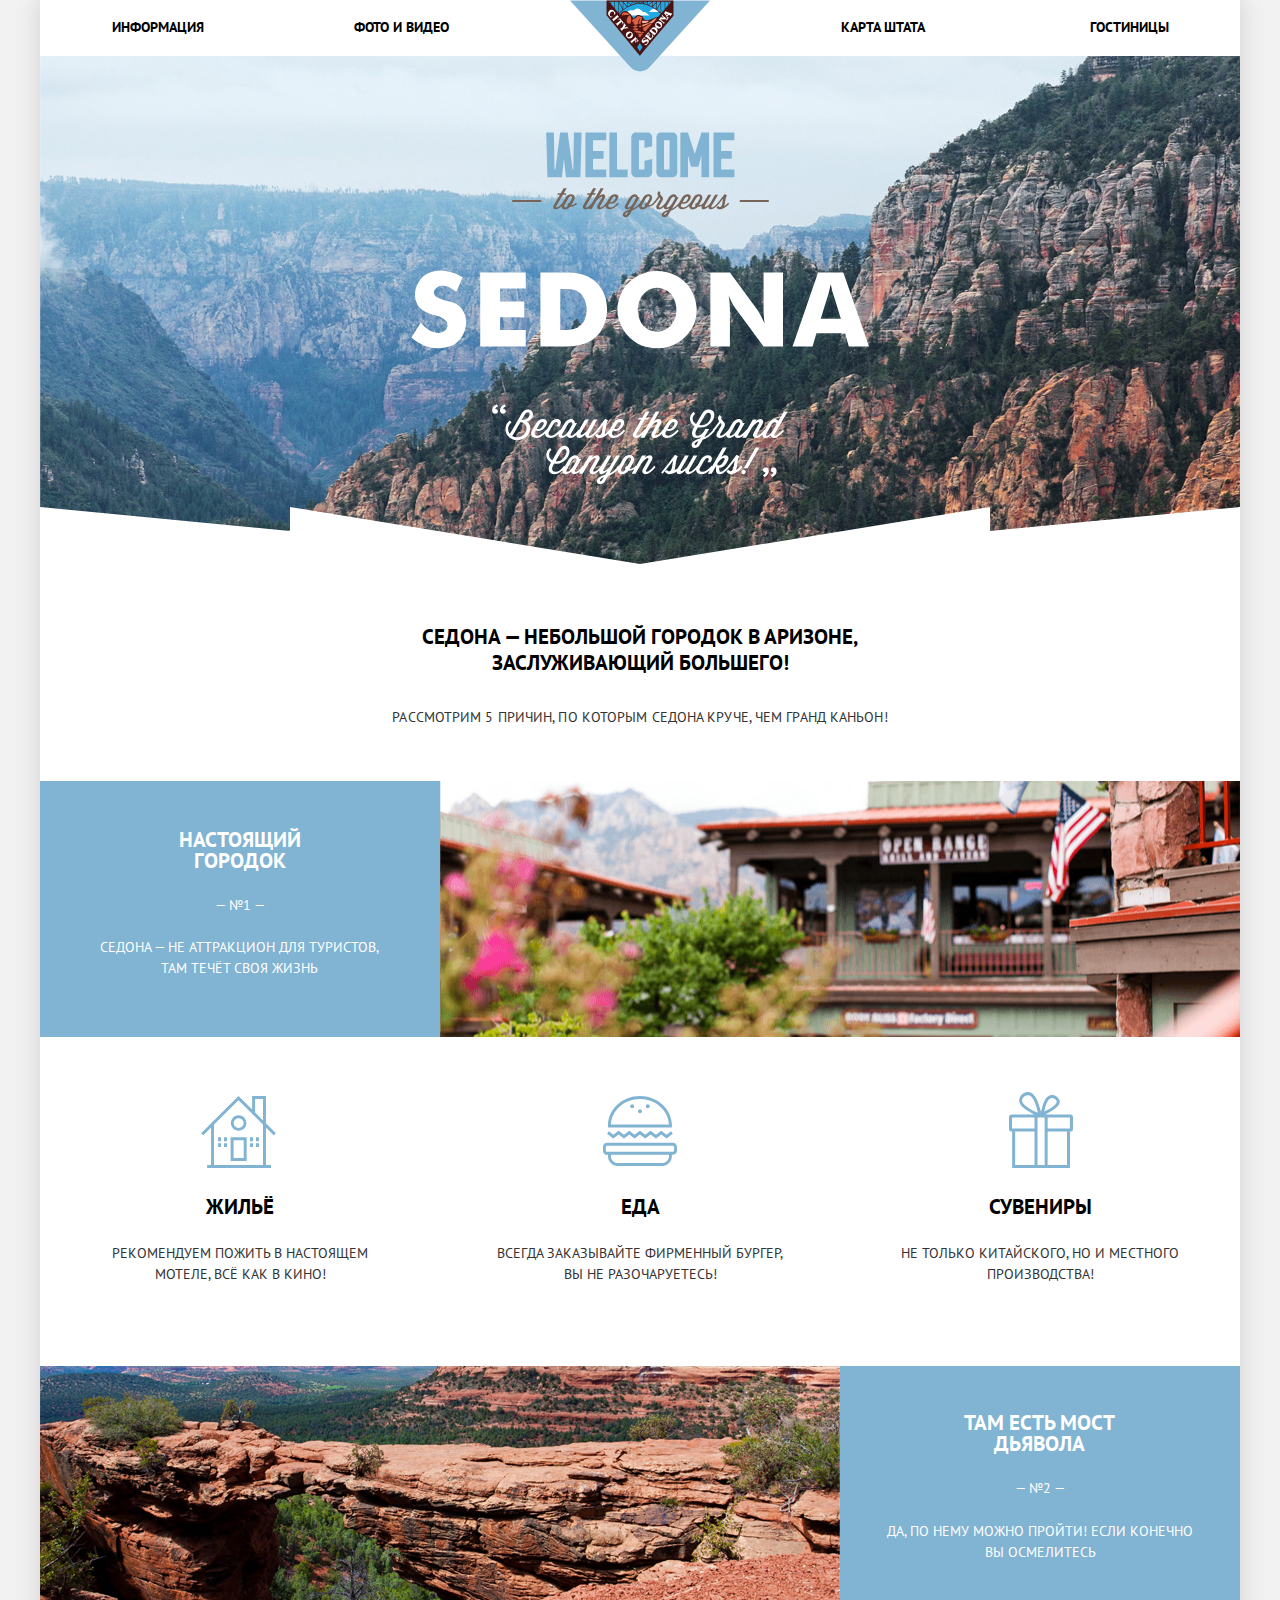
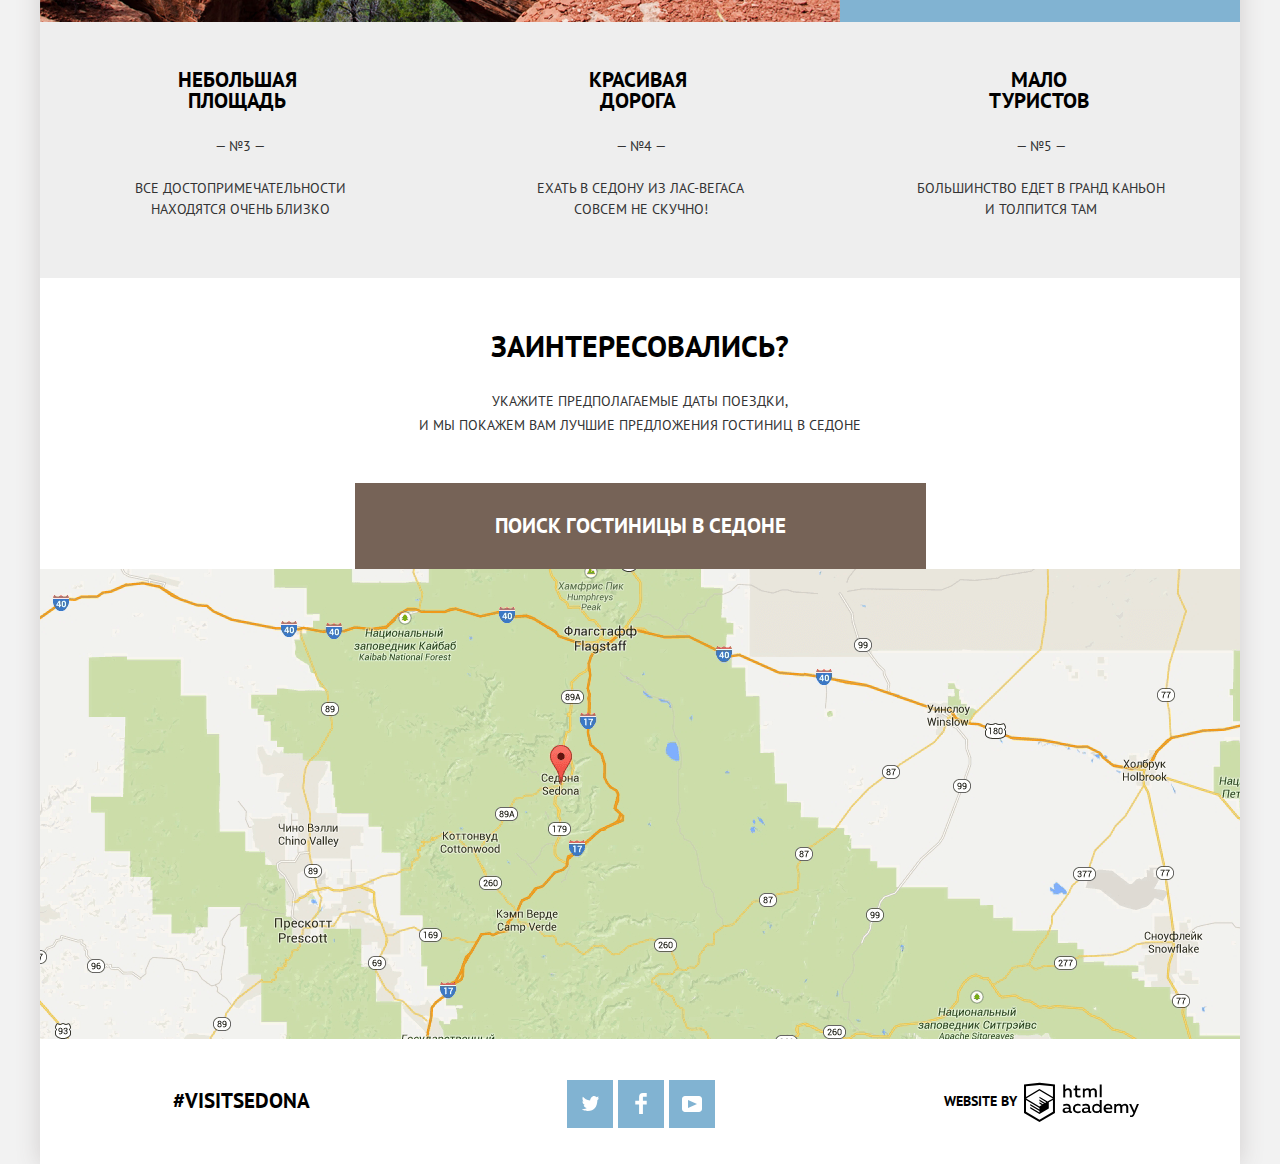
<file: index.html>
<!DOCTYPE html>
<html lang="ru">
  <head>
    <meta charset="utf-8">
    <title>sedona</title>
    <link href="https://fonts.googleapis.com/css?family=PT+Sans:400,700" rel="stylesheet">
    <link href="css/normalize.min.css" rel="stylesheet">
    <link href="css/style.min.css" rel="stylesheet">      
  </head>

  <body>  
    <div class="container">    
      <header class="main-header">          
        <nav class="header-navigation">  
          <a class="main-logo">
            <svg viewBox="0 0 138 70" xmlns="http://www.w3.org/2000/svg" class="sedona-logo">
              <path d="M138 0H0l59.51 65.68c5.22 5.761 13.76 5.761 18.98 0z" fill="#81b3d3"/>
              <path d="M36.687.457l32.148 37.879 32.02-37.65z" fill="#23a9e1"/>
              <path d="M61.1 14.719h17.32c-1.29-.8-4.355-4.582-6.043-3.176-.137.115-4.871-5.744-7.982-2.921-2.713 2.466-3.973-.323-7.048 1.63-3.505 2.318 2.026 3.684 3.753 4.467m26.73-3.478l-9.86.054c3.896-4.5 5.647-4.018 9.86-.054" fill="#fff"/>
              <path d="M97.622 3.588V1.154h2.08zm-49.245 9.41l.09.083c.024-.024 2.327-2.511 5.983-4.964 3.367-2.259 8.592-4.944 14.383-4.912 5.778.028 11.077 2.722 14.506 4.977 3.665 2.41 6.027 4.84 6.132 4.95l-2.515 2.945c-4.488.616-7.702 3.945-12.077 3.217-2.205-.366-2.271-1.632-2.902-2.893-.484-.969-1.256-.846-2.263-1.24-.937-.366-1.479-1.128-3.351-.688-1.642.385-1.822 2.933-3.865 2.787-1.096-.079-1.175-1.621-2.755-3.596-4.09-4.915-7.892-4.235-10.547.308l19.638 23.33zM40.011 1.153V3.06l-1.604-1.906zm53.876 0h3.227v3.03L93.887 7.96zM89.832 12.61V1.154h3.546v7.404l-3.5 4.098a.966.966 0 0 0-.046-.046m-.508-10.389v9.894a41.051 41.051 0 0 0-3.557-2.986zm-4.165-.358v6.819c-.463-.334-.95-.673-1.465-1.012-.664-.438-1.4-.892-2.194-1.34zm-4.312-.133v4.24a32.83 32.83 0 0 0-3.12-1.474zm.508-.576h3.727l-3.727 4.55zm4.312 0H89.3l-3.634 7.06zm-8.797 0h3.86L77.2 4.282c-.109-.042-.221-.081-.331-.122V1.154zm-.509.417v2.403a25.927 25.927 0 0 0-3.1-.887zm-4.203.042v1.26a21.458 21.458 0 0 0-2.179-.252zm-6.766-.039l2.248 1.042c-.762.043-1.512.13-2.248.253zm-4.12-.003l3.065 1.498c-1.06.229-2.083.528-3.066.875zm3.61 1.2l-3.304-1.617h3.305zm3.566-.342l-2.754-1.275h2.754zm.609-1.275h2.881l-2.881 1.334zm3.759 0h3.24l-3.24 1.584zM60.405 4.265l-3.51-3.11h3.869V4.13l-.359.135m-3.618-2.527l3.093 2.741a31.493 31.493 0 0 0-3.093 1.489zm-4.312.128l3.64 4.48a35.89 35.89 0 0 0-3.64 2.41zm-4.165.358l3.586 6.974a37.772 37.772 0 0 0-3.586 3.151zm3.656 6l-3.634-7.07h3.634zm4.312-2.485l-3.726-4.585h3.726zM43.747 7.497L40.52 3.664v-2.51h3.227zm.508-6.343H47.8v11.16l-3.546-4.212zm24.8-1.153H36v14.582L68.836 54.52l.22-.275L102 15.04V0z" fill="#491213"/>
              <path d="M66.227 46.026l2.61-4.22 2.598 4.22-2.598 4.23z" fill="#23a9e1"/>
              <path d="M74.218 30.556c-3.433-2.02-2.564-3.523.23-4.925 1.462-.734 4.754-3.38 6.133-2.499l-6.363 7.424m-2.334 2.517c-2.046-.095-4.33-.365-6.262.055 1.207.302 4.151 1.165 1.41 1.894.983 1.407 2.578 1.317 3.624.082-.425-.209-.655-.466-1.007-.686 1.085-.196 2.1-.822 2.235-1.345m1.235-1.574c-.933-.796-1.877-.84-2.746 0-1.165-2.137-5.4-1.421-7.379-1.72 1.065 2.614 9.65 3.102 10.124 1.72m-6.773-2.151c-1.565-.485-6.84-.364-3.388-1.794 1.065-.441 6.593.063 3.388 1.794m1.912-3.03c-.477-1.077.365-2.36 1.74-1.428 1.199.813-.552 2.017-1.74 1.428m-2.836.091c-2.265.679-5.273-.784-1.63-1.52 2.261-.456 4.666.506 1.63 1.52.091-.027-.084.028 0 0m-2.665-6.234c-.545 1.624-1.533 1.927-1.423-.045.126-2.274 1.609-1.729 3.2-2.6 1.324-.726 2.038-3.385 4.31-1.795 1.014.71 2.176.116 2.5 1.19-.016-.054-2.95 6.692-1.318 6.692-3.22 0-1.8-3.845-.568-6.426-1.198.574-3.143 4.341-1.546 4.961-.831 1.095-3.372 2.561-4.696 1.492-1.006-.81-.447-2.158-.459-3.47m-3.963 2.811c-5.596-.046-1.813-8.648.091-8.128 2.19.696 1.944 8.194-.091 8.128m-6.17-8.146c-2.624-.109-1.526-2.567.257-3.121 1.695-.528 5.25 1.114 6.39 2.205-1.808.555-4.146.476-6.134.568-.146-2.026-.62-1.32-.512.348" fill="#dc6243"/>
              <path d="M71.774 25.832c-2.908-2.987 4.342-2.712 5.51-3.763.85.284 6.99-5.377 8.485-5.025-1.074 1.26-3.388 5.282-5.047 5.282-1.275 0-2.565-.19-3.552.718-1.444 1.33-3.837 2.006-5.396 2.788" fill="#f49774"/>
              <path d="M72.727 22.18c-1.592.856-3.098-2.536-.349-2.206 1.826.22 3.676-.154 5.42.147-1.251 1.487-3.056 2.306-5.071 2.059" fill="#f4b1a4"/>
              <path d="M51.113 20.935c.333.401.578.834.523 1.374-.038.375-.607 1.006-.175 1.198l1.455-1.84c-.39-.098-3.482-3.796-3.532-4.201l-2.051 1.126c.106.429.84.003 1.203.03.538.038.926.363 1.268.747-1.12.94-3.85 3.257-4.138 3.305-.146.023-.706-.39-.714-.037-.004.17.553.659.659.786l1.447 1.722c.401-.183-.072-.475.133-.807.15-.243 3.181-2.77 3.922-3.403m-3.423-4.531c.287-.062.405.282.622-.036l-1.59-1.894c-.241-.287-.546-.595-.459.012.058.409-3.969 3.677-4.215 3.778-.31.128-.492-.27-.72.063.475.564.948 1.129 1.424 1.693.16.19.309.397.485.573.22.22.135-.437.145-.38-.06-.333.342-.616.555-.797 1.004-.884 3.505-2.979 3.753-3.012m-5.694-.595c-1.147.34-2.37-.107-2.731-1.326-.353-1.191.398-2.439 1.344-3.117.935-.67 2.33-.63 2.84.544.224.52.102 1.108-.061 1.625-.105.328-.388.649.035.836.56-.711 1.118-1.421 1.676-2.133-.684-.41-.985-1.092-1.493-1.684-.572-.696-1.34-1.35-2.26-1.483-1.864-.264-3.62 1.66-3.762 3.405-.089.946.242 1.849.808 2.597.487.645 1.213 1.054 1.581 1.788.17.062 1.756-.67 2.133-.815-.033-.072-.057-.178-.11-.237-.494.146 0 0 0 0m25.512 23.636c-.747-.499-2.613-3.044-2.969-3.468l-.213-.253c-.007-.01-.185.145-.16.124-.112.094.086.372-.034.56-.515.806-3.738 3.236-3.905 3.352-.36.25-.756-.103-.967.206.467.554 1.805 2.3 1.96 2.325.311.05.096-.53.136-.649.08-.24 1.71-1.588 2.304-2.084.218-.183.447.276.577.468.212.315.307.65.193 1.019-.075.24-.465.597-.162.762.402-.47 1.533-1.788 1.696-1.98.164-.19-.367-.023-.304-.056-.24.124-.466.153-.69-.018-.063-.047-.707-.702-.643-.757.28-.235.623-.625.984-.714.56-.138 1.027.984 1.11 1.382.078.375.067.77-.05 1.136-.08.251-.316.452.012.604l1.383-1.896a.463.463 0 0 1-.258-.063c-.083-.056.09.045 0 0m-9.227-8.921a3.35 3.35 0 0 0-1.977.793c-1.43 1.203-1.616 3.275-.492 4.753 1.292 1.702 3.374 1.895 5.059.694 1.43-1.205 1.612-3.282.5-4.766-.758-1.01-1.932-1.54-3.09-1.474zm1.19 1.386c.949-.108 1.503.799 1.099 1.768-.42.98-1.43 1.989-2.424 2.38-1.18.465-2.011-.537-1.531-1.657.422-.984 1.43-1.983 2.426-2.38.15-.059.294-.095.43-.11zm-2.783-4.63c.308.038.601.356.824.027l-1.447-1.712c-.386.174.03.356-.126.63-.158.277-1.662.507-2.062.578.146-.418.58-1.698.752-1.84.353-.29.573.28.832-.092l-1.78-2.112c-.2-.238-.362-.667-.636-.441.024-.02.003.955-.058 1.125-.056.153-.608 2.361-1.25 2.901-.32.27-1.453 1.256-1.755 1.362-.35.122-.535-.389-.792-.025l1.617 1.92c.082.096.391.56.498.58.339.06.04-.58.074-.706.098-.28 1.623-1.765 2.27-1.856.948-.133 2.077-.455 3.039-.34.22.027-.229-.028 0 0m24.239 6.77c.124.421.194.865.14 1.305-.07.566-.636 1.898-1.411 1.519-.76-.373-1.425-1.122-2.07-1.657.52-.608.978-1.135 1.853-.84.24.08.446-.024.194-.17-.263-.153-2.022-1.276-2.117-1.169-.175.202.343.564.143.957-.148.29-.396.54-.605.79-.467-.394-1.248-.813-.685-1.464.352-.428.811-.76 1.361-.87.368-.075 1.195.252 1.302-.146-.705-.34-1.41-.677-2.115-1.016.115.52-2.173 2.937-2.681 3.548-.074.088-.427.395-.431.517-.006.278.403.062.427.054.315-.116 4.424 3.317 4.526 3.552.065.182-.144.373-.02.475-.006-.006.148.14.165.12.253-.304 2.936-3.88 3.489-4.036a239.664 239.664 0 0 1-1.537-2.372c-.383.168-.013.616.072.903m-4 4.352c-1.348-.87-3.633.83-3.976.994-.675.319-1.162-.353-.812-.975.304-.54.904-.801 1.5-.837.18-.01.875.128.946.017.084-.131.148-.142.028-.224-.557-.375-1.112-.75-1.667-1.126-.115.685-.9 1.121-1.348 1.585-.534.555-.987 1.253-.987 2.05 0 .736.441 1.39 1.089 1.726.737.384 1.505.076 2.158-.331.407-.255.814-.556 1.249-.76.646-.303 1.495-.041 1.267.824-.183.696-.876 1.337-1.56 1.519-.4.106-.825.07-1.216-.059-.28-.091-.645-.476-.799-.072l2.26 1.647c.068-.493.34-.708.706-1.015.477-.419.933-.858 1.294-1.383.753-1.1 1-2.638-.132-3.58m17.617-28.065a.222.222 0 0 0-.088.072l-.79.95-.814.982c-.168.204-.349.296-.025.467.543-.272 3.518 4.768 3.252 5.492-.47.244-4.49-3.283-4.598-3.516-.033-.095.178-.662-.136-.613-.149.023-.484.583-.578.697l-.577.695c.216.315.336-.013.623.028.249.05 1.198.864 1.456 1.08-.47.017-1.743.086-1.905.074-.586.073-.275-.431-.66-.605l-1.478 1.795-.86 1.043c-.035.042-.03.02.031.072.215.177.068.109.37.004.328-.115 4.256 3.2 4.398 3.369.245.292-.1.633.268.793l1.168-1.418c.059-.072.091-.066.013-.13-.277-.228-.309.138-.65.1-.346-.057-2.855-2.186-3.828-2.992l5.322-.197c.195-.007.74.581.695.79-.052.244-.301.361.034.515.311-.374.64-.746.945-1.125l.148-.184a.478.478 0 0 0 .135-.172l.11-.137c.275-.314 1.169-1.303 1.062-1.396-.3-.26-.446.302-.844-.035-.226-.162-.793-1.16-.935-1.402-.172-.292.394-.583.625-.727.504-.313 2.107-.767 2.26.227.025.167-.177.357-.055.457.028.024.133.156.176.105l2.142-2.576c-.063-.053-.135-.147-.21-.176-.474.473-5.466-1.52-5.83-1.795-.166-.066-.192-.673-.372-.611zm-.225 2.553c.764.318 1.526.638 2.287.96-.23.064-.447.166-.648.293h-.002a3.71 3.71 0 0 0-.621.495l-1.016-1.748zm-6.588 7.753c-1.107-.076-2.23.41-3.023 1.317-1.235 1.5-1.112 3.678.393 4.945 1.518 1.25 3.68.932 4.916-.55 1.232-1.496 1.147-3.68-.385-4.934a3.302 3.302 0 0 0-1.9-.778zm-1.449 1.559c.622.038 1.31.414 1.742.703.78.521 2.214 1.687 1.477 2.738.048-.058.083-.097-.05.07a.162.162 0 0 1-.018.018c-.8.84-2.18.063-2.924-.474-.745-.538-2.022-1.668-1.207-2.664.257-.314.607-.414.98-.391zm-3.127 4.28c-1.214-.067-2.403.496-3.299 1.576-.642.771-1.282 1.544-1.922 2.316.228.332.495-.078.827.113.283.163 4.053 3.312 4.115 3.485.106.297-.165.356.094.568.111.093 2.944-3.405 3.203-4.02.448-1.139.091-2.387-.82-3.175.073.06.177.145-.042-.037-.69-.518-1.427-.787-2.156-.827zm-1.053 1.58c.095.003.184.016.266.037 1.422.363 3.384 2.115 2.129 3.628-.156.193-.029.035-.432.422-.198.19-4.179-3.034-4.02-3.209.475-.521 1.396-.904 2.057-.879z" fill="#fff"/>
            </svg>
          </a>        
        <ul class="site-navigation">
          <li class="item-info">
            <a class="info" href="inform">информация</a>
          </li>
          <li class="item-photo">
            <a class="photo" href="photovideo">фото и видео</a>
          </li>          
          <li class="item-map-state">
            <a class="map-state" href="map">карта штата</a>
          </li>
          <li class="item-nav">
            <a class="navigation-hotels" href="inner.html">гостиницы</a>
          </li>
        </ul>   
        <h1 class="visually-hidden">city of sedona</h1>  
      </nav>       
    </header>

    <div class="hero">
      <svg viewBox="0 0 458 352" xmlns="http://www.w3.org/2000/svg" class="welcome">
        <path d="M152.31 56.094l-2.845 4.875h-2.73l-.87 1.435h2.757l-6.068 10.383c-1.278 2.209-.377 4.247 2.061 4.247 1.754 0 3.691-1.304 5.557-3.073-.006 3.802 5.341 4.545 8.61.461h.666c1.8 0 4.644-1.09 6.184-2.896-.2-.404-.722-.861-1.128-1.033l-.205.228c-1.364 1.463-3.047 2.178-4.558 2.207l2.845-4.846c1.828-3.127.145-6.08-2.701-6.08-2.322 0-4.12.916-5.862 3.9l-1.48 2.553-1.237 2.09-.156.176c-2.176 2.496-4.298 4.475-5.633 4.475-.667 0-1.045-.46-.348-1.635l6.476-11.158h2.465l.872-1.436h-2.499l2.846-4.873zm7.531 7.836c.984.09 1.45 1.295.422 3.037l-2.204 3.727h-.145c-.987 0-1.77.804-1.77 1.779 0 .371.116.716.291 1.004l-.03.056c-1.422 2.41-4.879 1.951-3.079-1.146l2.294-3.928 1.451-2.437c.927-1.556 2.005-2.162 2.77-2.092zm21.933-7.84l-2.845 4.877H176.2l-.87 1.434h2.757l-6.069 10.383c-1.277 2.208-.376 4.246 2.062 4.246 1.223 0 2.538-.637 3.853-1.621l-.778 1.334h3.046l4.588-7.887c4.644-5.767 6.706-5.02 5.399-2.81l-3.92 6.74c-1.278 2.21-.377 4.248 2.061 4.248 1.796 0 3.788-1.37 5.693-3.205.146 1.857 1.667 3.205 4.09 3.205 3.423 0 6.82-2.64 9.316-5.508-.197-.403-.719-.861-1.126-1.033l-.203.226c-2.178 2.497-4.964 4.475-7.082 4.475-1.86 0-2.964-1.146-1.57-3.555l.29-.52c1.946.805 5.604.431 7.868-3.44l.437-.747c1.625-2.753.058-4.818-2.41-4.818-2.439 0-4.383 1.263-5.66 3.441l-2.93 4.965-.176.2c-2.177 2.494-4.295 4.472-5.631 4.472-.666 0-1.046-.46-.35-1.635l4.355-7.543c1.306-2.265.06-3.9-1.624-3.9-1.307 0-2.702.717-4.21 2.265l4.818-8.289h-3.019l-8.423 14.438-.17.19c-2.176 2.496-4.297 4.474-5.633 4.474-.667 0-1.044-.46-.346-1.635l6.472-11.158h2.467l.872-1.433h-2.496l2.845-4.875zm21.312 8.242c.969-.057 1.501.86.489 2.604l-.437.746c-1.45 2.438-3.397 2.38-4.53 1.978l1.946-3.357c.763-1.292 1.78-1.926 2.532-1.97zm44.318-5.463c-1.714 1.52-1.858 3.214-.783 4.59l.262.344c-1.335 1.865-3.135 4.387-5.11 6.684l.002.003-.203.229c-1.365 1.461-3.046 2.18-4.558 2.209l2.843-4.848c1.83-3.126.147-6.08-2.7-6.08-2.32 0-4.12.918-5.86 3.9l-1.484 2.553-1.238 2.092-.154.176c-2.497 2.84-4.643 4.671-7.025 5.676l6.763-11.414h-1.77c0-1.234-1.276-2.87-3.164-2.87-1.624 0-3.89 1.265-5.168 3.444l-4.238 7.227c-1.278 2.208-.378 4.246 2.06 4.246.843 0 1.86-.374 2.877-1.004l-.843 1.404c-4.064 1.233-6.62 2.868-6.62 5.106 0 2.869 4.442 3.471 6.62-.2l2.292-3.93c2.416-.743 4.783-2.147 7.24-4.464-.021 3.817 5.337 4.567 8.61.476h.668c1.8 0 4.645-1.089 6.184-2.896 1.449-1.664 2.58-3.155 4.99-6.395l.405.489c.377.487.525 1.09.175 1.691l-3.193 5.479c-1.28 2.21-.379 4.246 2.061 4.246 1.53 0 3.204-.995 4.842-2.422-.05 1.386.887 2.422 2.619 2.422.84 0 1.857-.373 2.874-1.004l-.842 1.402c-4.065 1.233-6.616 2.868-6.616 5.106 0 2.869 4.44 3.47 6.616-.2l2.292-3.93c2.46-.758 4.87-2.206 7.377-4.599.136 1.868 1.658 3.225 4.09 3.225 2.458 0 4.899-1.363 7.004-3.19-.117 3.905 5.31 4.703 8.612.578h.668c.945 0 2.175-.308 3.357-.853-.813 2.073-.066 3.465 1.661 3.465 1.656 0 3.513-1.492 4.964-2.868-.29 1.605.667 2.868 2.584 2.868 2.496 0 5.37-2.637 7.868-5.506l-.002-.002c1.712-1.952 3.223-4.043 4.298-5.448-1.19 3.096-.555 8.66-3.426 8.66-1.016 0-1.42-1.09-1.42-1.09l-1.89.975s.551 2.412 3.31 2.412c.29 0 .552-.03.84-.06.03 0 .061-.027.091-.027 3.076-.4 6.124-2.81 8.388-5.42-.173-.459-.696-.918-1.13-1.034l-.203.229a18.852 18.852 0 0 1-3.63 3.24c.957-2.84.755-7.2 2.614-11.014l-2.264-1.205c-1.25 1.693-3.977 5.593-6.706 8.748v.002l-.203.229c-2.176 2.496-4.295 4.472-5.631 4.472-.667 0-1.045-.459-.347-1.634l6.444-11.158h-3.02l-5.37 9.265c-2.293 2.064-4.062 3.212-4.644 2.953-.754-.314 0-1.433.378-2.064l5.893-10.152h-3.02l-4.734 8.092-.199.226c-1.364 1.463-3.047 2.18-4.558 2.21l2.845-4.849c1.828-3.127.15-6.08-2.699-6.08-2.323 0-4.123.918-5.864 3.903l-1.482 2.55-1.237 2.09-.155.178c-2.176 2.496-4.964 4.473-7.083 4.473-1.858 0-2.96-1.146-1.567-3.555l.29-.518c1.944.804 5.604.43 7.867-3.443l.438-.746c1.623-2.754.058-4.819-2.41-4.819-2.44 0-4.387 1.265-5.663 3.444l-2.926 4.965-.175.197c-2.499 2.84-4.645 4.673-7.028 5.678l6.764-11.416h-1.772c0-1.234-1.277-2.868-3.164-2.868-1.625 0-3.889 1.263-5.167 3.442l-2.896 4.937-.008-.004-.203.23c-2.176 2.495-4.298 4.474-5.634 4.474-.667 0-1.042-.46-.346-1.635l3.018-5.22c1.045-1.807.551-2.87-.437-4.046l-1.683-2.01c-.435-.545-.435-1.146.175-1.72zm-10.294 5.06c.984.09 1.451 1.296.424 3.038l-2.204 3.727h-.147c-.986 0-1.77.804-1.77 1.779 0 .371.116.716.29 1.004l-.028.056c-1.422 2.41-4.878 1.951-3.078-1.146l2.292-3.928 1.453-2.437c.928-1.556 2.004-2.162 2.768-2.092zm50.158 0c.984.09 1.453 1.296.426 3.038l-2.206 3.727h-.147c-.986 0-1.768.804-1.768 1.779 0 .371.116.716.289 1.004l-.03.056c-1.421 2.41-4.875 1.951-3.075-1.146l2.292-3.928 1.451-2.437c.927-1.556 2.003-2.162 2.768-2.092zm-11.7.405c.968-.057 1.497.859.485 2.602l-.435.746c-1.451 2.438-3.397 2.38-4.53 1.978l1.948-3.355c.762-1.292 1.78-1.926 2.532-1.97zm-52.403.201c1.023-.006 1.678.884.845 2.4l-2.292 3.96c-1.83 2.897-3.66 4.3-4.938 4.3-.667 0-1.045-.459-.349-1.634l4.212-7.256c.71-1.217 1.727-1.765 2.522-1.77zm38.923 0c1.023-.006 1.678.884.845 2.4l-2.292 3.96c-1.828 2.897-3.66 4.3-4.936 4.3-.667 0-1.043-.459-.349-1.634l4.21-7.256c.71-1.217 1.727-1.765 2.522-1.77zM216.75 79.443l-1.364 2.407c-.638 1.118-1.654.947-1.654.144 0-.774.727-1.662 3.018-2.55zm38.925 0l-1.362 2.407c-.64 1.118-1.656.947-1.656.144 0-.774.726-1.662 3.018-2.55zm-154.65-11.612h28.922v1.95h-28.922zm227.03 0h28.922v1.95h-28.922z" fill="#766458"/>
        <path d="M322.7 37.364V45.1h-20.816V.353H322.7v7.671h-13.201v10.803h10.535v7.67h-10.535v10.867zM289.908.354h7.551v44.747h-7.616v-21.99l-3.047 11.378h-7.425l-2.982-11.378v21.99h-7.617V.354h7.552l6.791 21.605zm-31.909 7.67h-5.523v29.34H258zm2.982-7.67c2.54 0 4.698 2.109 4.698 4.731V40.37c0 2.557-2.158 4.73-4.698 4.73h-11.424c-2.6 0-4.696-2.173-4.696-4.73V5.085c0-2.621 2.096-4.73 4.696-4.73zm-28.01 28.252l7.678-1.79v13.552c0 2.557-2.157 4.73-4.696 4.73h-11.425c-2.6 0-4.695-2.173-4.695-4.73V5.084c0-2.622 2.095-4.73 4.695-4.73h11.423c2.54 0 4.697 2.108 4.697 4.73v9.077l-7.678 1.79V8.023h-5.522v29.34h5.522zm-16.801 8.758V45.1h-18.213V.353h7.616v37.01zm-21.346 0V45.1h-20.816V.353h20.816v7.67h-13.2v10.804h10.535v7.67h-10.535v10.866zM162.564.354h7.677L169.037 45.1h-14.47l-1.968-18.474-1.967 18.474h-14.533L134.957.354h7.616l.635 37.01h.824l4.76-37.01h7.552l4.888 37.01h.762z" fill="#81b3d3"/>
        <path d="M380.74 213.95l25.432-73.974h25.2l25.664 73.974H436.83l-3.716-13.355h-28.568l-3.832 13.355zm35.652-52.142l-7.548 24.503h20.09l-7.549-24.503a200.681 200.681 0 0 1-1.161-3.6 85.695 85.695 0 0 1-.813-3.832c-.155-.465-.271-.89-.348-1.278-.078-.464-.155-.89-.233-1.277-.077.387-.193.813-.348 1.277-.077.387-.155.813-.232 1.278-.078.155-.116.31-.116.464 0 .078-.04.194-.117.349a42.821 42.821 0 0 1-.812 3.367 49.862 49.862 0 0 1-.813 3.252zm-117.68 52.142v-73.974h19.51l27.871 37.974a37.228 37.228 0 0 1 1.974 3.484 53.506 53.506 0 0 1 1.974 3.6l1.394 3.02c.464 1.006.929 1.973 1.393 2.902a23.097 23.097 0 0 0-.348-2.438c-.077-.774-.155-1.587-.232-2.439a91.7 91.7 0 0 1-.349-4.761 99.816 99.816 0 0 1-.116-4.994v-36.348h19.393v73.974h-19.393l-28.103-38.206c-.774-.929-1.51-2.013-2.206-3.251a65.83 65.83 0 0 1-1.974-4.065 103.301 103.301 0 0 0-1.394-2.903 50.987 50.987 0 0 0-1.161-2.787c.387 2.4.697 4.839.929 7.316s.342 4.955.348 7.432v36.464zm-88.009-54.984c3.561-6.58 8.516-11.613 14.864-15.097s12.968-5.226 19.858-5.226c.929 0 1.858.039 2.787.116 1.007.078 1.974.155 2.903.233a41.113 41.113 0 0 1 8.478 2.09 39.444 39.444 0 0 1 8.129 3.948c5.497 3.562 9.755 8.323 12.774 14.284 3.019 5.884 4.529 12.04 4.529 18.464 0 .774-.039 1.587-.116 2.439 0 .774-.078 1.548-.233 2.323a27.068 27.068 0 0 1-.929 4.877 36.028 36.028 0 0 1-1.51 4.645c-3.251 7.51-8.322 13.355-15.212 17.535-6.89 4.103-14.13 6.155-21.716 6.155a11.48 11.48 0 0 1-1.626-.116h-1.51a46.946 46.946 0 0 1-7.897-1.394 37.927 37.927 0 0 1-7.432-2.903c-6.503-3.406-11.613-8.245-15.329-14.516-3.716-6.348-5.574-12.929-5.574-19.742 0-1.006.039-2.013.116-3.02.077-1.006.232-2.05.465-3.135a43.647 43.647 0 0 1 1.625-6.039 36.922 36.922 0 0 1 2.555-5.922zm52.839 26.593c.232-.774.426-1.587.58-2.439.233-.851.388-1.703.465-2.555.078-.541.116-1.083.116-1.625.078-.542.116-1.046.116-1.51a8.46 8.46 0 0 0-.116-1.394v-1.393c-.387-3.33-1.393-6.542-3.02-9.639-1.625-3.097-3.87-5.497-6.735-7.2-.774-.387-1.548-.735-2.322-1.045s-1.549-.58-2.323-.813a24.028 24.028 0 0 0-2.322-.348 11.816 11.816 0 0 0-2.323-.233c-3.948 0-7.587 1.24-10.916 3.717-3.329 2.477-5.652 5.767-6.968 9.87l-.232.465v.464a18.358 18.358 0 0 0-.58 2.207c-.155.697-.31 1.432-.465 2.206l-.232 1.626v2.439c0 .232.038.503.116.813.232 4.103 1.47 8.013 3.716 11.729 2.322 3.638 5.497 6.038 9.522 7.2l1.394.464c.464.078.968.155 1.51.232l1.393.233h1.394c4.103 0 7.78-1.2 11.032-3.6 3.329-2.478 5.729-5.768 7.2-9.871zm-82.156 21.423c-3.639 2.477-7.587 4.18-11.845 5.11s-8.555 1.51-12.89 1.742a59.574 59.574 0 0 1-3.716.116h-23.806v-73.974h25.084c1.239 0 2.439.038 3.6.116 4.18.232 8.284.813 12.31 1.742a30.348 30.348 0 0 1 11.264 5.11c4.335 3.019 7.703 7.006 10.103 11.96 2.4 4.955 3.755 10.064 4.064 15.33.078.464.117.928.117 1.393v2.903c-.233 5.497-1.549 10.8-3.949 15.91s-5.845 9.29-10.335 12.542zm-32.4-9.639c.232 0 .465.039.697.116h.813c.31 0 .58.04.813.117h3.135c.852-.078 1.665-.155 2.439-.233a30.62 30.62 0 0 0 5.922-1.045c1.936-.542 3.678-1.355 5.226-2.439 2.478-1.78 4.297-4.18 5.458-7.2a25.722 25.722 0 0 0 1.858-9.638v-.93c0-.309-.038-.619-.116-.928a23.144 23.144 0 0 0-2.09-8.478c-1.239-2.787-2.942-4.993-5.11-6.62a13.34 13.34 0 0 0-5.458-2.67 30.682 30.682 0 0 0-6.039-.813h-7.548zm-79.91 16.606v-73.974h45.406v16.142H88.934v12.89h24.039v15.794H88.934v12.542h25.548v16.606zM9.673 190.115c.077.078.116.155.116.233.078 0 .155.038.232.116 2.09 2.322 4.452 4.49 7.084 6.503 2.632 1.935 5.652 2.98 9.058 3.135.078 0 .155.04.232.117h.349c.077 0 .155.038.232.116h1.277c.388-.078.736-.155 1.046-.233a9.692 9.692 0 0 0 3.484-1.393c1.16-.697 2.051-1.549 2.67-2.555l.233-.465.232-.464c.155-.542.271-1.045.349-1.51.077-.464.116-.89.116-1.277 0-2.09-.93-3.832-2.787-5.226a19.948 19.948 0 0 0-5.807-3.368 16.805 16.805 0 0 0-2.439-.696 31.442 31.442 0 0 0-2.206-.581h-.232c-.078-.077-.155-.116-.232-.116a37.998 37.998 0 0 1-10.684-4.413c-3.33-2.09-5.613-5.071-6.852-8.942a100.03 100.03 0 0 1-.697-2.439 27.873 27.873 0 0 1-.348-2.67 3.412 3.412 0 0 1-.116-.814v-2.787c.077-.619.193-1.238.348-1.858a25.49 25.49 0 0 1 1.161-4.645c.542-1.548 1.239-2.942 2.09-4.18 2.478-4.104 5.652-7.046 9.523-8.826 3.949-1.781 8.052-2.671 12.31-2.671 1.007 0 2.013.077 3.02.232a46.31 46.31 0 0 1 3.251.348 39.742 39.742 0 0 1 8.245 2.323c2.787 1.084 5.342 2.361 7.665 3.832l-6.387 14.284a44.641 44.641 0 0 0-6.62-4.064c-2.322-1.162-4.838-1.742-7.548-1.742h-.93c-1.78.232-3.444 1.045-4.993 2.438-1.548 1.316-2.322 2.749-2.322 4.297v.697c.077.232.193.464.348.697.155.542.426 1.045.813 1.51.387.464.813.89 1.277 1.277.852.697 2.09 1.355 3.717 1.974 1.625.542 3.329 1.084 5.11 1.626 1.47.387 2.902.774 4.296 1.161 1.394.31 2.555.62 3.484.93 4.335 1.548 7.587 4.141 9.755 7.78 2.167 3.561 3.29 7.355 3.367 11.38v.581c0 .465-.038.93-.116 1.394v1.277c-.464 4.026-1.78 7.858-3.948 11.497-2.09 3.639-4.916 6.426-8.477 8.362a37.058 37.058 0 0 1-4.065 1.625 82.48 82.48 0 0 1-4.18 1.046 26.86 26.86 0 0 1-3.484.464 25.487 25.487 0 0 1-3.368.232h-1.278c-4.645-.154-9.212-1.161-13.703-3.02-4.49-1.935-8.477-4.49-11.96-7.664zm341.58 147.12c0-.294.057-.586.17-.877.112-.293.28-.556.503-.792a2.59 2.59 0 0 1 .827-.572c.325-.146.69-.22 1.095-.22.45 0 .882.084 1.298.252.414.17.77.41 1.061.727.247.292.437.64.572 1.044.136.404.202.83.202 1.281 0 .85-.151 1.639-.455 2.358a5.98 5.98 0 0 1-1.296 1.92 5.745 5.745 0 0 1-.843.691 9.289 9.289 0 0 1-.893.54c-.28.144-.52.264-.726.352a8.345 8.345 0 0 0-.37.17l-1.35-1.99c.25-.09.524-.207.828-.352.303-.146.59-.326.857-.539a2.93 2.93 0 0 0 .676-.76c.18-.292.28-.629.304-1.01-.65 0-1.225-.19-1.72-.574-.493-.38-.74-.931-.74-1.649m7.837 0c0-.293.057-.586.167-.877.113-.293.282-.556.506-.792.227-.235.5-.428.825-.572.327-.145.69-.22 1.096-.22.45 0 .883.084 1.297.252.417.17.77.41 1.061.727.25.292.44.64.574 1.044.134.405.202.831.202 1.281a6 6 0 0 1-.455 2.358 6.013 6.013 0 0 1-1.298 1.92 5.66 5.66 0 0 1-.845.691 8.11 8.11 0 0 1-.893.54c-.28.145-.52.264-.725.352a9.727 9.727 0 0 0-.37.17l-1.348-1.99c.247-.089.52-.207.825-.352.304-.146.59-.326.86-.539.268-.214.494-.467.673-.76.181-.292.282-.628.304-1.01a2.72 2.72 0 0 1-1.719-.574c-.49-.38-.737-.931-.737-1.648M94.53 278.519c0 .291-.057.584-.17.875a2.38 2.38 0 0 1-.503.793 2.642 2.642 0 0 1-1.923.792 3.42 3.42 0 0 1-1.297-.252 2.924 2.924 0 0 1-1.06-.725 3.122 3.122 0 0 1-.573-1.045 4.03 4.03 0 0 1-.202-1.28c0-.852.152-1.64.455-2.36a5.996 5.996 0 0 1 1.297-1.92 5.51 5.51 0 0 1 .844-.69 8.79 8.79 0 0 1 .893-.54c.28-.144.522-.263.725-.352.203-.087.326-.145.37-.167l1.348 1.988a9.538 9.538 0 0 0-.825.352c-.303.146-.59.325-.86.539-.27.213-.493.466-.673.758-.18.292-.28.63-.303 1.013.65 0 1.224.19 1.718.572.492.381.74.93.74 1.649m-7.837 0a2.456 2.456 0 0 1-.673 1.67 2.602 2.602 0 0 1-.826.571c-.326.146-.692.22-1.096.22a3.41 3.41 0 0 1-1.298-.252 2.935 2.935 0 0 1-1.06-.726 3.09 3.09 0 0 1-.573-1.045 4.001 4.001 0 0 1-.202-1.28c0-.852.15-1.64.455-2.36a5.98 5.98 0 0 1 1.297-1.92c.247-.248.527-.477.843-.691.314-.212.612-.393.893-.54.28-.144.52-.262.724-.35.202-.091.327-.147.372-.17l1.347 1.988c-.248.09-.522.208-.826.353-.303.147-.59.326-.857.538a2.95 2.95 0 0 0-.676.759c-.179.292-.28.63-.302 1.012.65 0 1.224.19 1.718.573.493.382.74.93.74 1.65m245.35 56.874h3.815l11.842-20.636h-3.776zm-.18 1.488c-1.236 0-2.182.98-2.182 2.218s.946 2.18 2.181 2.18c1.232 0 2.217-.944 2.217-2.18s-.985-2.218-2.217-2.218m-26.352-5.527l1.09-1.888c4.36-6.068 7.339-4.397 5.994-2.107l-1.815 3.124c-1.13 1.962-4.434 3.342-5.269.871m25.092 2.98c-.218-.58-.872-1.163-1.417-1.307l-.255.292a23.583 23.583 0 0 1-4.542 4.104c1.198-3.596.943-9.118 3.268-13.95l-2.835-1.527c-1.56 2.143-4.976 7.084-8.392 11.081.006.01.016.018.021.025-.014-.006-.03-.02-.045-.025l-.253.292c-2.727 3.16-5.377 5.666-7.05 5.666-.834 0-1.634-.836-1.634-2.543v-1.562c2.652.327 5.45-1.418 7.23-4.504l1.016-1.743c3.522-6.03-2.217-8.03-6.068-4.504l5.375-9.337h-3.779l-10.775 18.695a2.991 2.991 0 0 0-.689-.457l-.256.292c-2.723 3.16-6.211 5.666-8.863 5.666-2.325 0-3.705-1.453-1.961-4.504l3.884-6.757c2.18-3.742 6.032-3.124 3.778.8l-.544.944h3.09l.545-.944c2.034-3.488.071-6.104-3.015-6.104-3.051 0-5.487 1.6-7.085 4.36l-3.718 6.38c-.078-.046-.16-.1-.233-.132l-.255.292c-2.724 3.16-5.375 5.666-7.047 5.666-.836 0-1.306-.58-.436-2.07l8.066-14.133h-3.78l-6.719 11.734c-2.873 2.615-5.085 4.068-5.814 3.742-.944-.399 0-1.816.473-2.615l7.374-12.861h-3.778l-7.338 12.695c-.816.743-2.402 1.407-3.19 1.944 1.199-3.596.944-9.118 3.269-13.95l-2.832-1.527c-1.563 2.143-10.283 13.698-13.698 17.693.325.472.872.945 1.416 1.308 2.143-2.47 9.338-11.734 10.682-13.514-1.49 3.923-.69 10.972-4.288 10.972-1.27 0-1.78-1.382-1.78-1.382l-2.361 1.236s.69 3.05 4.14 3.05c.365 0 .692-.036 1.056-.072.035 0 .071-.036.106-.036 1.92-.254 4.578-1.138 6.36-2.37-.012 1.537.916 2.478 2.5 2.478 2.068 0 4.395-1.889 6.21-3.632-.361 2.035.835 3.632 3.235 3.632 2.346 0 4.959-1.886 7.437-4.363.034 2.51 1.968 4.363 5.126 4.363 3.066 0 6.114-1.713 8.741-4.016l-2.105 3.654h3.816l4.323-7.52v3.014c0 3.232.617 4.868 3.67 4.868 3.123 0 6.721-3.341 9.845-6.975-.006-.01-.018-.021-.02-.034.014.012.031.023.047.034 2.144-2.47 4.034-5.123 5.375-6.904-1.488 3.924-.688 10.973-4.287 10.973-1.27 0-1.78-1.382-1.78-1.382l-2.362 1.236s.691 3.05 4.142 3.05c.362 0 .688-.036 1.056-.072.034 0 .069-.035.105-.035 3.853-.512 7.668-3.562 10.501-6.87m-114.59-1.084h-.183c-1.235 0-2.216 1.017-2.216 2.255 0 .472.145.907.363 1.269l-.037.073c-1.779 3.05-6.103 2.47-3.85-1.454l2.87-4.977 1.816-3.088c2.653-4.505 6.285-2.725 3.997 1.2zm-25.43 14.131c-.8 1.417-2.072 1.2-2.072.184 0-.98.909-2.106 3.815-3.234zm-28.742-13.73c-2.288 3.595-4.541 5.303-6.103 5.303-.835 0-1.307-.58-.436-2.071l5.267-9.193c2.035-3.522 6.067-2.615 4.213.801zm-12.054-14.75c1.126-1.927 2.362-2.762 3.415-2.762 1.418 0 2.071.944 2.071 2.325 0 3.524-4.364 10.833-10.172 9.881h-.763zm92.777 14.094l-.254.292c-2.722 3.16-5.375 5.667-7.047 5.667-.836 0-1.307-.58-.436-2.072l5.45-9.553c1.636-2.87.07-4.941-2.035-4.941-1.636 0-3.341.871-5.231 2.833l1.417-2.469h-3.779l-6.088 10.533a2.769 2.769 0 0 0-.482-.29l-.255.292c-1.706 1.852-3.814 2.762-5.703 2.799l3.56-6.14c2.288-3.962.182-7.701-3.38-7.701-2.907 0-5.158 1.162-7.339 4.94l-1.852 3.233-1.62 2.77a2.49 2.49 0 0 0-.342-.19l-.254.291c-3.125 3.595-5.777 5.92-8.755 7.195l10.355-17.73h-3.779l-6.683 11.626c-2.907 2.687-5.16 4.176-5.886 3.85-.944-.398 0-1.816.472-2.616l7.375-12.86h-3.778l-6.028 10.43a2.484 2.484 0 0 0-.331-.187l-.254.292c-2.725 3.16-5.376 5.667-7.048 5.667-.835 0-1.307-.58-.436-2.072l5.449-9.553c1.635-2.87.073-4.942-2.034-4.942-1.635 0-3.343.872-5.231 2.834l1.417-2.469h-3.78l-6.038 10.445a2.63 2.63 0 0 0-.359-.202l-.254.292c-2.723 3.16-5.375 5.667-7.048 5.667-.835 0-1.307-.58-.436-2.072l6.104-10.68h-2.143c.145-1.598-1.49-3.814-3.961-3.814-2.033 0-4.869 1.597-6.465 4.36l-3.903 6.736c-.26-.233-.557-.415-.828-.488l-.254.292c-2.725 3.16-4.817 5.667-8.56 5.667-2.579 0-4.14-2.579-1.89-6.431l1.055-1.852c.69.107 1.381.184 2.142.184 4.033 0 8.611-2.072 11.59-7.267 1.053-1.853 1.526-3.596 1.526-5.086 0-3.415-2.217-5.63-5.013-5.63-2.071 0-4.542 1.454-6.248 4.432l-5.886 10.137c-2.216-1.163-3.38-3.27-3.38-5.378 0-1.743.8-3.487 2.434-4.757l-1.235-2.218c-2.69 1.928-3.887 4.504-3.887 7.05 0 3.013 1.708 5.92 4.758 7.518l-1.125 1.964c-2.651 4.578-1.09 9.662 4.25 9.662 4.226 0 6.076-1.88 8.681-4.355-.823 2.374.373 4.355 3.048 4.355 1.526 0 3.415-.98 5.232-2.469.18 1.454 1.344 2.469 3.268 2.469 1.81 0 3.778-1.124 5.72-2.773l-1.392 2.411h3.814l5.776-10.063c5.777-7.23 8.357-6.287 6.722-3.488l-4.904 8.534c-1.598 2.8-.472 5.376 2.579 5.376 2.033 0 4.266-1.42 6.44-3.41-.453 2.078.506 3.41 2.388 3.41 1.817 0 3.886-1.526 5.595-3.05l-2.071 3.56c-5.123 1.524-8.32 3.633-8.32 6.465 0 3.633 5.56 4.397 8.282-.253l2.906-4.978c3.159-.994 6.273-2.953 9.525-6.172-.52 5.277 6.508 6.48 10.746 1.122h.835c1.38 0 3.248-.52 4.934-1.45l-2.54 4.394h3.815l5.776-10.063c5.777-7.23 8.357-6.287 6.721-3.489l-4.904 8.538c-1.598 2.799-.473 5.376 2.58 5.376 3.126 0 6.72-3.342 9.846-6.975-.255-.511-.908-1.093-1.418-1.311m118.63-35.573c-2.29 3.741-4.615 5.521-6.212 5.521-.835 0-1.307-.58-.437-2.07l5.267-9.193c2.035-3.524 6.067-2.615 4.214.8h.035zm-36.187.219c-2.29 3.594-4.543 5.302-6.104 5.302-.836 0-1.307-.58-.437-2.07l5.268-9.193c2.034-3.524 6.066-2.615 4.214.8zm-39.917 13.73c-.797 1.417-2.07 1.2-2.07.184 0-.981.872-2.107 3.779-3.234zm8.028-28.481c1.127-1.926 2.362-2.76 3.417-2.76 5.994 0 1.525 14.435-8.102 12.205h-.763zm77.664 14.097l-.255.29c-2.72 3.16-5.374 5.667-7.047 5.667-.835 0-1.307-.58-.437-2.071l12.789-22.124h-3.779l-5.557 9.591c-.654-1.054-1.89-1.962-3.453-1.962-2.035 0-4.867 1.599-6.466 4.359l-3.698 6.38c-.079-.046-.16-.099-.234-.132l-.255.292c-2.723 3.16-5 5.666-6.672 5.666-.837 0-1.307-.58-.438-2.07l5.45-9.555c1.637-2.87.072-4.942-2.034-4.942-1.636 0-3.34.871-5.232 2.835l1.417-2.47h-3.779l-6.037 10.447a2.687 2.687 0 0 0-.36-.203l-.256.292c-2.723 3.16-5.374 5.666-7.046 5.666-.835 0-1.306-.58-.436-2.07l6.103-10.682h-2.144c.146-1.598-1.488-3.815-3.96-3.815-2.035 0-4.87 1.599-6.468 4.358l-3.652 6.306-.206.234c-2.722 3.159-5.75 5.665-7.42 5.665-.837 0-1.307-.58-.437-2.07l3.778-6.611c1.307-2.29.689-3.633-.545-5.123l-2.106-2.544c-.545-.69-.545-1.453.218-2.18l-1.962-2.143c-2.144 1.927-2.325 4.069-.982 5.813l.329.436c-1.672 2.362-3.924 5.56-6.397 8.465.075.107.164.213.258.32-3.113 3.58-5.759 5.895-8.73 7.162l4.795-8.21h-3.778l-.399.655c-1.998 3.524-4.288 6.031-7.23 6.031-2.58 0-3.05-2.579-.8-6.43l1.055-1.852a13.6 13.6 0 0 0 2.142.181c13.443 0 19.946-17.982 8.104-17.982-2.072 0-4.544 1.454-6.25 4.432l-5.885 10.135c-2.216-1.161-3.378-3.268-3.378-5.375 0-1.743.8-3.488 2.432-4.758l-1.233-2.217c-2.69 1.926-3.888 4.504-3.888 7.047 0 3.016 1.709 5.922 4.76 7.52l-1.127 1.963c-2.652 4.578-2.18 9.663 3.162 9.663 1.598 0 2.941-.472 4.105-1.2l-.983 1.71c-5.12 1.56-8.282 3.631-8.282 6.465 0 3.632 5.56 4.396 8.282-.254l2.907-4.977c3.925-1.235 7.776-3.923 11.918-8.719a2.222 2.222 0 0 0-.236-.355c1.678-1.971 3.102-3.874 5.95-7.746l.507.619c.473.616.654 1.38.218 2.144l-3.997 6.937c-1.599 2.795-.472 5.374 2.58 5.374 1.899 0 4.348-1.239 6.385-3.024-.044 1.738 1.144 3.024 3.299 3.024 1.525 0 3.415-.98 5.23-2.47.183 1.454 1.347 2.47 3.27 2.47 1.81 0 3.777-1.125 5.72-2.774l-1.392 2.412h3.813l5.777-10.065c5.777-7.229 8.357-6.284 6.72-3.487l-4.903 8.538c-1.597 2.798-.473 5.376 2.578 5.376 2.01 0 3.836-1.384 5.982-3.333-.2 1.893 1.004 3.333 3.282 3.333 1.525 0 3.414-.98 5.232-2.47.182 1.455 1.345 2.47 3.269 2.47 3.125 0 6.72-3.341 9.845-6.976-.256-.504-.909-1.085-1.42-1.302m-112.28-5.305c2.18-3.742 6.033-3.125 3.779.799l-.545.944c-1.817 3.089-4.252 3.015-5.668 2.507zm-3.051 13.587c4.287 0 8.54-3.341 11.662-6.975-.253-.51-.908-1.09-1.417-1.308l-.253.292c-2.726 3.16-6.213 5.666-8.867 5.666-2.325 0-3.705-1.453-1.962-4.505l.363-.653c2.435 1.016 7.012.545 9.846-4.36l.545-.944c2.035-3.489.073-6.104-3.016-6.104-3.05 0-5.484 1.598-7.083 4.359l-3.679 6.313c-.038-.02-.076-.048-.112-.064l-.255.292c-2.724 3.16-5.375 5.666-7.047 5.666-.836 0-1.306-.58-.437-2.071l5.45-9.555c1.635-2.87.072-4.942-2.036-4.942-1.635 0-3.379.909-5.266 2.871l6.03-10.5h-3.778l-10.656 18.49a2.471 2.471 0 0 0-.432-.252l-.255.291c-2.725 3.161-5.376 5.667-7.048 5.667-.835 0-1.307-.58-.437-2.07l8.102-14.134h3.09l1.09-1.817h-3.125l3.56-6.175h-3.778l-3.56 6.175h-3.415l-1.09 1.817h3.45l-7.593 13.153c-1.598 2.799-.472 5.377 2.579 5.377 1.878 0 3.926-1.213 5.94-2.964l-1.499 2.6h3.815l5.74-9.992c5.813-7.302 8.393-6.357 6.758-3.56l-4.905 8.538c-1.598 2.798-.472 5.376 2.58 5.376 2.296 0 4.846-1.805 7.276-4.205.11 2.431 2.033 4.207 5.125 4.207M127.98 291.68c2.18-3.742 6.03-3.125 3.776.799l-.544.944c-1.815 3.088-4.251 3.015-5.667 2.506zm23.119 9.191l5.268-9.191c2.034-3.526 6.067-2.617 4.213.799l-2.942 5.159c-2.288 3.595-4.543 5.304-6.104 5.304-.834 0-1.307-.581-.435-2.07m53.984-9.192c2.18-3.742 6.03-3.125 3.776.799l-.545.944c-1.815 3.088-4.25 3.014-5.666 2.506zm-57.808 9.526c-.627 2.24.57 4.06 3.134 4.06 1.525 0 3.415-.98 5.23-2.469.183 1.453 1.346 2.47 3.27 2.47 2.013 0 4.218-1.39 6.369-3.346-.418 2.042.539 3.346 2.4 3.346 2.073 0 4.398-1.89 6.213-3.634-.364 2.036.837 3.634 3.234 3.634 3.125 0 6.72-3.342 9.845-6.976-.025-.05-.068-.101-.1-.151 2.088-2.429 3.93-5.007 5.248-6.75-1.49 3.922-.69 10.972-4.288 10.972-1.27 0-1.78-1.382-1.78-1.382l-2.363 1.235s.69 3.052 4.142 3.052c.363 0 .689-.037 1.054-.073.037 0 .072-.035.108-.035 2.776-.367 5.529-2.056 7.913-4.209.058 2.486 1.986 4.317 5.125 4.317 4.287 0 8.538-3.341 11.662-6.976-.254-.51-.908-1.09-1.416-1.308l-.254.292c-2.725 3.16-6.213 5.667-8.863 5.667-2.326 0-3.707-1.454-1.963-4.505l.364-.654c2.432 1.016 7.01.545 9.845-4.36l.545-.943c2.034-3.489.072-6.104-3.015-6.104-3.05 0-5.487 1.598-7.083 4.358l-3.67 6.294c-.035-.012-.07-.037-.104-.046l-.254.291a23.589 23.589 0 0 1-4.542 4.106c1.199-3.596.945-9.117 3.27-13.951l-2.833-1.526c-1.562 2.143-4.977 7.084-8.393 11.08.033.046.074.091.11.138l-.135.153c-2.724 3.16-5.376 5.667-7.048 5.667-.835 0-1.307-.58-.436-2.07l8.065-14.135h-3.779l-6.72 11.734c-2.87 2.616-5.085 4.069-5.814 3.742-.943-.398 0-1.815.474-2.615l7.373-12.86h-3.778l-6.013 10.405c-.098-.06-.195-.122-.287-.161l-.254.29c-2.725 3.16-5.376 5.667-7.048 5.667-.835 0-1.307-.58-.436-2.07l6.103-10.682h-2.144c.146-1.598-1.488-3.816-3.96-3.816-2.034 0-4.868 1.6-6.466 4.36l-3.83 6.612a2.803 2.803 0 0 0-.576-.363l-.254.29c-2.724 3.16-5.858 5.667-8.51 5.667-2.324 0-3.706-1.453-1.963-4.504l3.887-6.756c2.18-3.742 6.031-3.125 3.777.798l-.545.945h3.09l.544-.945c2.034-3.487.073-6.104-3.014-6.104-3.052 0-5.134 1.6-6.73 4.36l-3.756 6.443a2.424 2.424 0 0 0-.347-.194l-.254.29c-2.724 3.16-5.947 5.667-8.598 5.667-2.326 0-3.707-1.453-1.963-4.504l.363-.654c2.434 1.018 7.012.545 9.846-4.358l.545-.946c2.034-3.486.072-6.103-3.016-6.103-3.05 0-5.486 1.598-7.083 4.36l-3.96 6.792c-2.363 4.033-.327 7.738 4.14 7.738 3.329 0 6.013-2.015 8.788-4.617-.098 2.637 1.858 4.617 5.121 4.617 3.088.006 5.8-1.728 8.441-4.054m-36.872-13.96l3.051-5.231c2.76-4.757 6.285-1.962 4.395 1.599-1.45 2.724-3.595 3.56-7.446 3.633m-4.068 17.219c-2.253 0-4.033-.508-5.45-1.306.654-.764 1.307-1.709 1.89-2.689l6.356-11.008 1.017.108c8.866 1.855 5.341 14.895-3.813 14.895m9.336-15.475c7.629-2.58 8.21-12.135.69-12.135-2.071 0-4.541 1.453-6.248 4.432L99.94 298.872a14.618 14.618 0 0 1-1.452 2.141c-2.616-3.595-1.853-8.971 1.816-11.334l-1.527-1.926c-7.92 5.05-5.594 19.617 7.63 19.617 11.3.002 16.53-13.547 9.264-18.38" fill="#fff"/>   
        </svg>     
      </div>     

      <main class="content">
        <section class="intro">
          <h2>седона — небольшой городок в аризоне, заслуживающий большего!</h2>
          <p>рассмотрим 5 причин, по которым Седона круче, чем гранд каньон!</p>
        </section>
        
        <section class="true-city">
          <div class="true-city-text">
            <h3>настоящий городок</h3>
            <span>— №1 —</span>
            <p>седона — не аттракцион для туристов, там течёт своя жизнь</p>
          </div>
          <div class="image-city">
            <img src="img/back2-2.png" class="sedona-town" alt="sedona-town" width="800" height="400">
          </div>              
        </section>  

        <section class="feauters">          
          <h1 class="visually-hidden">преимущества</h1>
          <ul class="feauters-list">
            <li class="feauters-item">
              <h3 class="house">жильё</h3>
              <p>рекомендуем пожить в настоящем мотеле, всё как в кино!</p>
            </li>
            <li class="feauters-item">
              <h3 class="eat">еда</h3>
              <p>всегда заказывайте фирменный бургер, вы не разочаруетесь!</p>
            </li>
            <li class="feauters-item">
              <h3 class="souvenir">сувениры</h3>
              <p>не только китайского, но и местного производства!</p>
            </li>
          </ul>
        </section>

        <div class="swap">
          <section class="causes">  
            <ul class="causes-list">                    
              <li class="small">              
                <h3>небольшая площадь</h3>
                <span>— №3 —</span>
                <p>все достопримечательности  находятся очень близко</p>
              </li>   
              <li class="road">
                <h3>красивая дорога</h3>
                <span>— №4 —</span>
                <p>ехать в Седону из Лас-Вегаса совсем не скучно!</p>
              </li>
              <li class="tourists">
                <h3>мало туристов</h3>
                <span>— №5 —</span>
                <p> большинство едет в гранд каньон и толпится там</p>
              </li>              
            </ul>     
          </section> 
        
          <section class="diablo-bridge">
            <div class="diablo-bridge-text">
              <h3>там есть Мост дьявола</h3>         
              <span>— №2 —</span>
              <p> да, по нему можно пройти! Если конечно вы осмелитесь</p>
            </div>
            <div class="image-bridge">
              <img src="img/back3.jpg" class="bridge" alt="diablo-bridge" width="800" height="401">
            </div>               
          </section> 
        </div>       

        <section class="interest">
          <h2>заинтересовались?</h2>
          <p class="text-interest">укажите предполагаемые даты поездки,<br>  и мы покажем вам лучшие предложения гостиниц в седоне</p>
          <button class="searching-button">поиск гостиницы в седоне</button> 
          <h1 class="visually-hidden">заполните форму</h1>
          <form class="searching searching-script" method="post" action="https://echo.htmlacademy.ru">
            <div class="date-month">
              <p class="item-arrival-date">
                <label for="arrival-date">дата заезда:</label>
                <input class="arrival-date" id="arrival-date" type="text" placeholder="24 апреля 2017" name="arrival">
                <svg class="calendar1" xmlns="http://www.w3.org/2000/svg" width="21" height="22" viewBox="0 0 21 22"><path d="M19.251 2.025h-2.845V.648c0-.381-.294-.689-.656-.689-.363 0-.656.308-.656.689v1.377h-3.938V.648c0-.381-.294-.689-.655-.689-.363 0-.657.308-.657.689v1.377H5.906V.648c0-.381-.294-.689-.656-.689-.363 0-.657.308-.657.689v1.377H1.75C.784 2.025 0 2.847 0 3.862v16.302C0 21.179.784 22 1.75 22h17.501c.966 0 1.749-.821 1.749-1.836V3.862c0-1.015-.783-1.837-1.749-1.837zm.437 18.139a.448.448 0 0 1-.437.459H1.75a.45.45 0 0 1-.438-.459V3.862a.45.45 0 0 1 .438-.459h2.844v1.378c0 .381.294.689.657.689.362 0 .656-.308.656-.689V3.403h3.938v1.378c0 .381.294.689.657.689.361 0 .655-.308.655-.689V3.403h3.938v1.378c0 .381.293.689.656.689.362 0 .656-.308.656-.689V3.403h2.845c.241 0 .437.206.437.459v16.302z"/><path d="M4.594 8.225h2.625v2.066H4.594zM4.594 11.668h2.625v2.067H4.594zM4.594 15.112h2.625v2.066H4.594zM9.188 15.112h2.625v2.066H9.188zM9.188 11.668h2.625v2.067H9.188zM9.188 8.225h2.625v2.066H9.188zM13.781 15.112h2.625v2.066h-2.625zM13.781 11.668h2.625v2.067h-2.625zM13.781 8.225h2.625v2.066h-2.625z"/>
                </svg>            
              </p>
              <p class="item-departure-date">
                <label for="departure-date">дата выезда:</label>
                <input class="departure-date" id="departure-date" type="text" name="departure" placeholder="4 июля 2017">
                <svg class="calendar2" xmlns="http://www.w3.org/2000/svg" width="21" height="22" viewBox="0 0 21 22"><path d="M19.251 2.025h-2.845V.648c0-.381-.294-.689-.656-.689-.363 0-.656.308-.656.689v1.377h-3.938V.648c0-.381-.294-.689-.655-.689-.363 0-.657.308-.657.689v1.377H5.906V.648c0-.381-.294-.689-.656-.689-.363 0-.657.308-.657.689v1.377H1.75C.784 2.025 0 2.847 0 3.862v16.302C0 21.179.784 22 1.75 22h17.501c.966 0 1.749-.821 1.749-1.836V3.862c0-1.015-.783-1.837-1.749-1.837zm.437 18.139a.448.448 0 0 1-.437.459H1.75a.45.45 0 0 1-.438-.459V3.862a.45.45 0 0 1 .438-.459h2.844v1.378c0 .381.294.689.657.689.362 0 .656-.308.656-.689V3.403h3.938v1.378c0 .381.294.689.657.689.361 0 .655-.308.655-.689V3.403h3.938v1.378c0 .381.293.689.656.689.362 0 .656-.308.656-.689V3.403h2.845c.241 0 .437.206.437.459v16.302z"/><path d="M4.594 8.225h2.625v2.066H4.594zM4.594 11.668h2.625v2.067H4.594zM4.594 15.112h2.625v2.066H4.594zM9.188 15.112h2.625v2.066H9.188zM9.188 11.668h2.625v2.067H9.188zM9.188 8.225h2.625v2.066H9.188zM13.781 15.112h2.625v2.066h-2.625zM13.781 11.668h2.625v2.067h-2.625zM13.781 8.225h2.625v2.066h-2.625z"/>
                </svg>                         
              </p>
            </div>    
            <div class="people">              
              <label class="adult" for="adults-only">взрослые:</label>
              <div class="people-arrival">
                <button class="minus" type="button">−</button> 
                <input class="adults-number" id="adults-only" type="text" name="adults" value="2">
                <button class="plus" type="button">+</button>   
              </div>          
              <label class="kid" for="kids-only">дети:</label>
              <div class="people-arrival1">
                <button class="minus" type="button">−</button>   
                <input class="kids-number" id="kids-only" type="text" name="kids" value="0">
                <button class="plus" type="button">+</button>   
              </div>                       
            </div>  
            <button type="submit" class="search">найти</button>        
          </form> 
        </section>          
    
        <section class="map">
          <iframe src="https://www.google.com/maps/embed?pb=!1m18!1m12!1m3!1d37043.18512502219!2d-111.8227753285547!3d34.851555340533935!2m3!1f0!2f0!3f0!3m2!1i1024!2i768!4f13.1!3m3!1m2!1s0x872da132f942b00d%3A0x5548c523fa6c8efd!2z0KHQtdC00L7QvdCwLCDQkNGA0LjQt9C-0L3QsCA4NjMzNiwg0KHQqNCQ!5e0!3m2!1sru!2sru!4v1533892266991" class="google-map"></iframe>
        </section>
      </main>

      <footer class="main-footer">        
        <a class="visitsedona" href="#" aria-label="follow in instagram">#visitsedona</a>      
        <div class="footer-social">
          <ul>
            <li>
              <a class="social-button" href="#" aria-label="follow in twitter">
                <span class="visually-hidden">
                  twitter
                </span>
                <svg class="social-button-svg" xmlns="http://www.w3.org/2000/svg" xmlns:xlink="http://www.w3.org/1999/xlink" width="17" height="15" viewBox="0 0 17 15"><path d="M10.95.144c1.685-.496 2.984.27 3.577 1.179.673-.231 1.331-.481 2.011-.708a2.345 2.345 0 0 1-.857 1.768c.685.17 1.304-.491 1.304-.491-.169 1-1.006 1.788-1.563 2.024-.231 6.75-3.175 11.217-10.077 11.082h-.446c-.41 0-4.164-.46-4.898-1.887 2.271.196 3.893-.422 4.693-1.177-.96-.3-2.679-.477-2.979-2.95.349.106.564.228 1.19.119C1.705 8.247.374 7.53.448 5.33c.285.328 1.067.536 1.34.472C1.085 5.561-.182 2.442.894.85c1.818 1.854 3.735 3.606 7.152 3.773C8.254 2.33 9.183.793 10.95.144z"/>
                </svg>
              </a>
            </li>
            <li>
              <a class="social-button" href="#" aria-label="follow in facebook">
                <span class="visually-hidden">
                  facebook
                </span>
                <svg class="social-button-svg" xmlns="http://www.w3.org/2000/svg" width="20" height="21" viewBox="0 0 12 22"><path d="M12 4V0H8a4 4 0 0 0-4 4v4H0v4h4v10h4V12h4V8H8V4h4z"/>
                </svg>
              </a>
            </li> 
            <li>
              <a class="social-button" href="#" aria-label="follow in youtube">
                <span class="visually-hidden">
                  youtube
                </span>
                <svg class="social-button-svg" xmlns="http://www.w3.org/2000/svg" xmlns:xlink="http://www.w3.org/1999/xlink" width="20" height="16" viewBox="0 0 20 16"><path d="M17 0H3C1.35 0 0 1.35 0 3v10c0 1.65 1.35 3 3 3h14c1.65 0 3-1.35 3-3V3c0-1.65-1.35-3-3-3zM6.027 11.998V4.002L15.014 8l-8.987 3.998z"/>
                </svg>
              </a>
            </li>
          </ul>
        </div>
        <p class="footer-copyright">
          <b>website by</b> 
          <a class="button" href="https://htmlacademy.ru/intensive/htmlcss">
            <svg class="html-logo" id="Layer_1" data-name="Layer 1" xmlns="http://www.w3.org/2000/svg" viewBox="0 0 108.08 36.85"><title>logo-htmlacademy-small1</title><path d="M44.61,26.88a2,2,0,0,0,.55-0.1v1.33a3.25,3.25,0,0,1-1.18.21,1.67,1.67,0,0,1-1.67-1,4.84,4.84,0,0,1-3.14,1.08c-1.51,0-2.91-.83-2.91-2.55,0-2.13,2-2.79,3.71-2.79a11.08,11.08,0,0,1,2.17.25v-0.3c0-1-.76-1.77-2.19-1.77a7.42,7.42,0,0,0-3,.64v-1.7a10.21,10.21,0,0,1,3.19-.55c2.36,0,3.81,1.12,3.81,3.65v3a0.54,0.54,0,0,0,.49.59h0.17Zm-6.44-1.13A1.35,1.35,0,0,0,39.63,27h0.11a3.39,3.39,0,0,0,2.41-1V24.58a9.72,9.72,0,0,0-1.81-.21c-1,0-2.16.33-2.16,1.38h0Zm12.36-6.11a5,5,0,0,1,2.57.64V22a4.08,4.08,0,0,0-2.3-.7,2.75,2.75,0,1,0,0,5.49,5,5,0,0,0,2.43-.64v1.71a6.27,6.27,0,0,1-2.76.57A4.21,4.21,0,0,1,46,24.51q0-.21,0-0.41a4.32,4.32,0,0,1,4.18-4.46h0.38Zm12.17,7.24a2,2,0,0,0,.55-0.1v1.33a3.25,3.25,0,0,1-1.18.21,1.67,1.67,0,0,1-1.67-1,4.84,4.84,0,0,1-3.14,1.08c-1.51,0-2.91-.83-2.91-2.55,0-2.13,2-2.79,3.71-2.79a11.08,11.08,0,0,1,2.17.25v-0.3c0-1-.76-1.77-2.19-1.77a7.42,7.42,0,0,0-3,.64v-1.7a10.21,10.21,0,0,1,3.19-.55c2.36,0,3.81,1.12,3.81,3.65v3a0.54,0.54,0,0,0,.49.59h0.17Zm-6.44-1.13A1.35,1.35,0,0,0,57.73,27h0.11a3.39,3.39,0,0,0,2.41-1V24.58a9.72,9.72,0,0,0-1.81-.21c-1.06,0-2.16.33-2.16,1.38h0ZM73,16V28.2H71.35V26.88a3.88,3.88,0,0,1-3.19,1.54,4.4,4.4,0,0,1,0-8.78,3.81,3.81,0,0,1,3,1.3V16H73Zm-4.53,5.22a2.76,2.76,0,1,0,0,5.52A2.86,2.86,0,0,0,71.15,25V23A2.91,2.91,0,0,0,68.49,21.27ZM79,19.64c3.31,0,4.46,2.68,3.92,5.09H76.7c0.21,1.5,1.67,2.11,3.19,2.11a6.11,6.11,0,0,0,2.64-.59v1.6a7.14,7.14,0,0,1-3,.57C77,28.42,74.78,27,74.78,24a4.18,4.18,0,0,1,4-4.39H79Zm0.09,1.54a2.28,2.28,0,0,0-2.44,2.1v0.06H81.3A2,2,0,0,0,79.13,21.18Zm5.73,7V19.87h1.65v1a3.81,3.81,0,0,1,2.78-1.27A2.86,2.86,0,0,1,91.89,21a4.12,4.12,0,0,1,2.91-1.33A3.06,3.06,0,0,1,98,23V28.2h-1.9V23.05a1.59,1.59,0,0,0-1.42-1.75H94.42a2.8,2.8,0,0,0-2.07,1.12V28.2h-1.9V23.05A1.59,1.59,0,0,0,89,21.31H88.8a3,3,0,0,0-2.21,1.29v5.63H84.86Zm21.31-8.33h1.9l-3.91,9.46c-0.9,2.17-2.09,2.86-3.35,2.86a4.76,4.76,0,0,1-1.1-.14V30.46a2.86,2.86,0,0,0,.85.12c0.9,0,1.58-.64,2.07-1.9l0.17-.42-4-8.4h2l2.86,6.29ZM38.73,1.46V6.22a3.81,3.81,0,0,1,2.7-1.14,3.25,3.25,0,0,1,3.44,3.4v5.15H43V8.72a1.81,1.81,0,0,0-1.61-2h-0.3a2.93,2.93,0,0,0-2.32,1.39v5.52h-1.9V1.46h1.9ZM49.94,2.31v3h3V6.91h-3v3.81c0,1.1.5,1.46,1.58,1.46a4.49,4.49,0,0,0,1.69-.33v1.6A6.8,6.8,0,0,1,51,13.8a2.55,2.55,0,0,1-2.86-2.74V6.89H46.58V5.26h1.5V2.74Zm5.4,11.31V5.28H57v1A3.81,3.81,0,0,1,59.77,5a2.86,2.86,0,0,1,2.6,1.33A4.12,4.12,0,0,1,65.28,5,3.06,3.06,0,0,1,68.44,8.4v5.21h-1.9V8.46a1.59,1.59,0,0,0-1.42-1.75H64.89a2.8,2.8,0,0,0-2.07,1.12v5.78h-1.9V8.46A1.59,1.59,0,0,0,59.5,6.71H59.27A3,3,0,0,0,57.06,8v5.63H55.34ZM71.17,1.45H73V13.6H71.17V1.45ZM14.71,0H14.55L0,1.54V28.21l14.55,8.66,14.55-8.66V1.54Zm12.5,27.1L14.55,34.64,1.9,27.12V16.18l12.59,7.5V25L5.86,19.9v1.31l8.68,5.21v1.39L5.87,22.65V24l8.68,5.21,8.75-5.24V18.31L27.2,16V27.12Zm0-12.53-3.48,2-1.6,1L14.51,13v1.31L21,18.23H21l-0.14.09-1,.54-5.37-3.2V17l4.24,2.52-1,.67-3.2-1.9v1.31l2.1,1.24L14.5,22.1,2,14.65,14.51,7.11Zm0-1.32L14.49,5.76,1.91,13.25v-10L14.56,1.92,27.21,3.25v10h0Z" transform="translate(0 -0.02)" fill=""/></svg>
          </a>
        </p>
      </footer> 
    </div>  
    <script src="js/script.min.js"></script>         
  </body>   
</html>
</file>
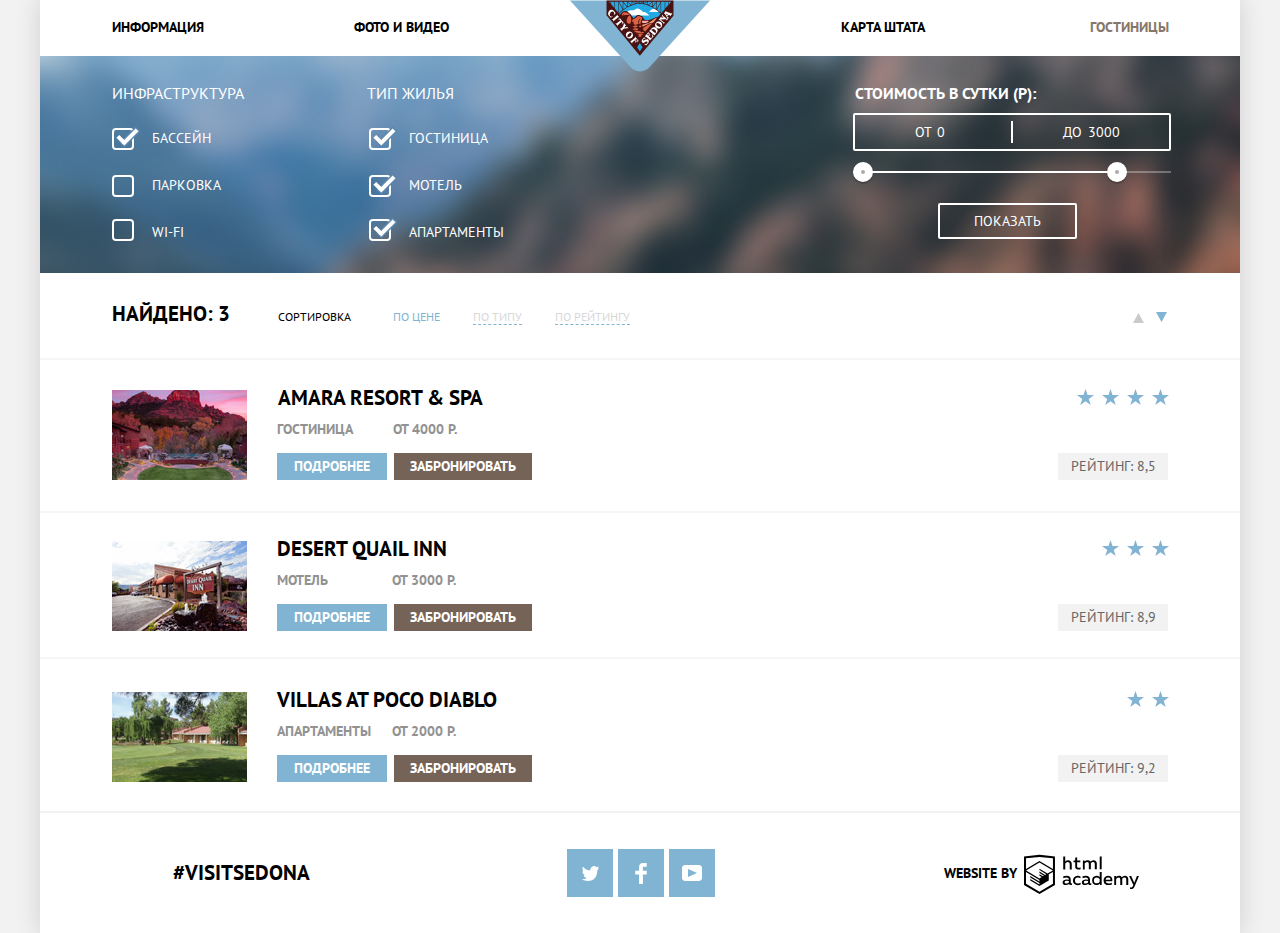
<file: inner.html>
<!DOCTYPE html>
<html lang="ru">
  <head>
    <meta charset="utf-8">
    <title>sedona</title>
    <link href="https://fonts.googleapis.com/css?family=PT+Sans:400,700" rel="stylesheet">
    <link href="css/normalize.min.css" rel="stylesheet">
    <link href="css/style.min.css" rel="stylesheet">  
  </head>

  <body>
    <div class="container">
      <header class="main-header">               
        <nav class="header-navigation">           
          <a class="main-logo" href="index.html">
            <svg viewBox="0 0 138 70" xmlns="http://www.w3.org/2000/svg" class="sedona-logo">
              <path d="M138 0H0l59.51 65.68c5.22 5.761 13.76 5.761 18.98 0z" fill="#81b3d3"/>
              <path d="M36.687.457l32.148 37.879 32.02-37.65z" fill="#23a9e1"/>
              <path d="M61.1 14.719h17.32c-1.29-.8-4.355-4.582-6.043-3.176-.137.115-4.871-5.744-7.982-2.921-2.713 2.466-3.973-.323-7.048 1.63-3.505 2.318 2.026 3.684 3.753 4.467m26.73-3.478l-9.86.054c3.896-4.5 5.647-4.018 9.86-.054" fill="#fff"/>
              <path d="M97.622 3.588V1.154h2.08zm-49.245 9.41l.09.083c.024-.024 2.327-2.511 5.983-4.964 3.367-2.259 8.592-4.944 14.383-4.912 5.778.028 11.077 2.722 14.506 4.977 3.665 2.41 6.027 4.84 6.132 4.95l-2.515 2.945c-4.488.616-7.702 3.945-12.077 3.217-2.205-.366-2.271-1.632-2.902-2.893-.484-.969-1.256-.846-2.263-1.24-.937-.366-1.479-1.128-3.351-.688-1.642.385-1.822 2.933-3.865 2.787-1.096-.079-1.175-1.621-2.755-3.596-4.09-4.915-7.892-4.235-10.547.308l19.638 23.33zM40.011 1.153V3.06l-1.604-1.906zm53.876 0h3.227v3.03L93.887 7.96zM89.832 12.61V1.154h3.546v7.404l-3.5 4.098a.966.966 0 0 0-.046-.046m-.508-10.389v9.894a41.051 41.051 0 0 0-3.557-2.986zm-4.165-.358v6.819c-.463-.334-.95-.673-1.465-1.012-.664-.438-1.4-.892-2.194-1.34zm-4.312-.133v4.24a32.83 32.83 0 0 0-3.12-1.474zm.508-.576h3.727l-3.727 4.55zm4.312 0H89.3l-3.634 7.06zm-8.797 0h3.86L77.2 4.282c-.109-.042-.221-.081-.331-.122V1.154zm-.509.417v2.403a25.927 25.927 0 0 0-3.1-.887zm-4.203.042v1.26a21.458 21.458 0 0 0-2.179-.252zm-6.766-.039l2.248 1.042c-.762.043-1.512.13-2.248.253zm-4.12-.003l3.065 1.498c-1.06.229-2.083.528-3.066.875zm3.61 1.2l-3.304-1.617h3.305zm3.566-.342l-2.754-1.275h2.754zm.609-1.275h2.881l-2.881 1.334zm3.759 0h3.24l-3.24 1.584zM60.405 4.265l-3.51-3.11h3.869V4.13l-.359.135m-3.618-2.527l3.093 2.741a31.493 31.493 0 0 0-3.093 1.489zm-4.312.128l3.64 4.48a35.89 35.89 0 0 0-3.64 2.41zm-4.165.358l3.586 6.974a37.772 37.772 0 0 0-3.586 3.151zm3.656 6l-3.634-7.07h3.634zm4.312-2.485l-3.726-4.585h3.726zM43.747 7.497L40.52 3.664v-2.51h3.227zm.508-6.343H47.8v11.16l-3.546-4.212zm24.8-1.153H36v14.582L68.836 54.52l.22-.275L102 15.04V0z" fill="#491213"/>
              <path d="M66.227 46.026l2.61-4.22 2.598 4.22-2.598 4.23z" fill="#23a9e1"/>
              <path d="M74.218 30.556c-3.433-2.02-2.564-3.523.23-4.925 1.462-.734 4.754-3.38 6.133-2.499l-6.363 7.424m-2.334 2.517c-2.046-.095-4.33-.365-6.262.055 1.207.302 4.151 1.165 1.41 1.894.983 1.407 2.578 1.317 3.624.082-.425-.209-.655-.466-1.007-.686 1.085-.196 2.1-.822 2.235-1.345m1.235-1.574c-.933-.796-1.877-.84-2.746 0-1.165-2.137-5.4-1.421-7.379-1.72 1.065 2.614 9.65 3.102 10.124 1.72m-6.773-2.151c-1.565-.485-6.84-.364-3.388-1.794 1.065-.441 6.593.063 3.388 1.794m1.912-3.03c-.477-1.077.365-2.36 1.74-1.428 1.199.813-.552 2.017-1.74 1.428m-2.836.091c-2.265.679-5.273-.784-1.63-1.52 2.261-.456 4.666.506 1.63 1.52.091-.027-.084.028 0 0m-2.665-6.234c-.545 1.624-1.533 1.927-1.423-.045.126-2.274 1.609-1.729 3.2-2.6 1.324-.726 2.038-3.385 4.31-1.795 1.014.71 2.176.116 2.5 1.19-.016-.054-2.95 6.692-1.318 6.692-3.22 0-1.8-3.845-.568-6.426-1.198.574-3.143 4.341-1.546 4.961-.831 1.095-3.372 2.561-4.696 1.492-1.006-.81-.447-2.158-.459-3.47m-3.963 2.811c-5.596-.046-1.813-8.648.091-8.128 2.19.696 1.944 8.194-.091 8.128m-6.17-8.146c-2.624-.109-1.526-2.567.257-3.121 1.695-.528 5.25 1.114 6.39 2.205-1.808.555-4.146.476-6.134.568-.146-2.026-.62-1.32-.512.348" fill="#dc6243"/>
              <path d="M71.774 25.832c-2.908-2.987 4.342-2.712 5.51-3.763.85.284 6.99-5.377 8.485-5.025-1.074 1.26-3.388 5.282-5.047 5.282-1.275 0-2.565-.19-3.552.718-1.444 1.33-3.837 2.006-5.396 2.788" fill="#f49774"/>
              <path d="M72.727 22.18c-1.592.856-3.098-2.536-.349-2.206 1.826.22 3.676-.154 5.42.147-1.251 1.487-3.056 2.306-5.071 2.059" fill="#f4b1a4"/>
              <path d="M51.113 20.935c.333.401.578.834.523 1.374-.038.375-.607 1.006-.175 1.198l1.455-1.84c-.39-.098-3.482-3.796-3.532-4.201l-2.051 1.126c.106.429.84.003 1.203.03.538.038.926.363 1.268.747-1.12.94-3.85 3.257-4.138 3.305-.146.023-.706-.39-.714-.037-.004.17.553.659.659.786l1.447 1.722c.401-.183-.072-.475.133-.807.15-.243 3.181-2.77 3.922-3.403m-3.423-4.531c.287-.062.405.282.622-.036l-1.59-1.894c-.241-.287-.546-.595-.459.012.058.409-3.969 3.677-4.215 3.778-.31.128-.492-.27-.72.063.475.564.948 1.129 1.424 1.693.16.19.309.397.485.573.22.22.135-.437.145-.38-.06-.333.342-.616.555-.797 1.004-.884 3.505-2.979 3.753-3.012m-5.694-.595c-1.147.34-2.37-.107-2.731-1.326-.353-1.191.398-2.439 1.344-3.117.935-.67 2.33-.63 2.84.544.224.52.102 1.108-.061 1.625-.105.328-.388.649.035.836.56-.711 1.118-1.421 1.676-2.133-.684-.41-.985-1.092-1.493-1.684-.572-.696-1.34-1.35-2.26-1.483-1.864-.264-3.62 1.66-3.762 3.405-.089.946.242 1.849.808 2.597.487.645 1.213 1.054 1.581 1.788.17.062 1.756-.67 2.133-.815-.033-.072-.057-.178-.11-.237-.494.146 0 0 0 0m25.512 23.636c-.747-.499-2.613-3.044-2.969-3.468l-.213-.253c-.007-.01-.185.145-.16.124-.112.094.086.372-.034.56-.515.806-3.738 3.236-3.905 3.352-.36.25-.756-.103-.967.206.467.554 1.805 2.3 1.96 2.325.311.05.096-.53.136-.649.08-.24 1.71-1.588 2.304-2.084.218-.183.447.276.577.468.212.315.307.65.193 1.019-.075.24-.465.597-.162.762.402-.47 1.533-1.788 1.696-1.98.164-.19-.367-.023-.304-.056-.24.124-.466.153-.69-.018-.063-.047-.707-.702-.643-.757.28-.235.623-.625.984-.714.56-.138 1.027.984 1.11 1.382.078.375.067.77-.05 1.136-.08.251-.316.452.012.604l1.383-1.896a.463.463 0 0 1-.258-.063c-.083-.056.09.045 0 0m-9.227-8.921a3.35 3.35 0 0 0-1.977.793c-1.43 1.203-1.616 3.275-.492 4.753 1.292 1.702 3.374 1.895 5.059.694 1.43-1.205 1.612-3.282.5-4.766-.758-1.01-1.932-1.54-3.09-1.474zm1.19 1.386c.949-.108 1.503.799 1.099 1.768-.42.98-1.43 1.989-2.424 2.38-1.18.465-2.011-.537-1.531-1.657.422-.984 1.43-1.983 2.426-2.38.15-.059.294-.095.43-.11zm-2.783-4.63c.308.038.601.356.824.027l-1.447-1.712c-.386.174.03.356-.126.63-.158.277-1.662.507-2.062.578.146-.418.58-1.698.752-1.84.353-.29.573.28.832-.092l-1.78-2.112c-.2-.238-.362-.667-.636-.441.024-.02.003.955-.058 1.125-.056.153-.608 2.361-1.25 2.901-.32.27-1.453 1.256-1.755 1.362-.35.122-.535-.389-.792-.025l1.617 1.92c.082.096.391.56.498.58.339.06.04-.58.074-.706.098-.28 1.623-1.765 2.27-1.856.948-.133 2.077-.455 3.039-.34.22.027-.229-.028 0 0m24.239 6.77c.124.421.194.865.14 1.305-.07.566-.636 1.898-1.411 1.519-.76-.373-1.425-1.122-2.07-1.657.52-.608.978-1.135 1.853-.84.24.08.446-.024.194-.17-.263-.153-2.022-1.276-2.117-1.169-.175.202.343.564.143.957-.148.29-.396.54-.605.79-.467-.394-1.248-.813-.685-1.464.352-.428.811-.76 1.361-.87.368-.075 1.195.252 1.302-.146-.705-.34-1.41-.677-2.115-1.016.115.52-2.173 2.937-2.681 3.548-.074.088-.427.395-.431.517-.006.278.403.062.427.054.315-.116 4.424 3.317 4.526 3.552.065.182-.144.373-.02.475-.006-.006.148.14.165.12.253-.304 2.936-3.88 3.489-4.036a239.664 239.664 0 0 1-1.537-2.372c-.383.168-.013.616.072.903m-4 4.352c-1.348-.87-3.633.83-3.976.994-.675.319-1.162-.353-.812-.975.304-.54.904-.801 1.5-.837.18-.01.875.128.946.017.084-.131.148-.142.028-.224-.557-.375-1.112-.75-1.667-1.126-.115.685-.9 1.121-1.348 1.585-.534.555-.987 1.253-.987 2.05 0 .736.441 1.39 1.089 1.726.737.384 1.505.076 2.158-.331.407-.255.814-.556 1.249-.76.646-.303 1.495-.041 1.267.824-.183.696-.876 1.337-1.56 1.519-.4.106-.825.07-1.216-.059-.28-.091-.645-.476-.799-.072l2.26 1.647c.068-.493.34-.708.706-1.015.477-.419.933-.858 1.294-1.383.753-1.1 1-2.638-.132-3.58m17.617-28.065a.222.222 0 0 0-.088.072l-.79.95-.814.982c-.168.204-.349.296-.025.467.543-.272 3.518 4.768 3.252 5.492-.47.244-4.49-3.283-4.598-3.516-.033-.095.178-.662-.136-.613-.149.023-.484.583-.578.697l-.577.695c.216.315.336-.013.623.028.249.05 1.198.864 1.456 1.08-.47.017-1.743.086-1.905.074-.586.073-.275-.431-.66-.605l-1.478 1.795-.86 1.043c-.035.042-.03.02.031.072.215.177.068.109.37.004.328-.115 4.256 3.2 4.398 3.369.245.292-.1.633.268.793l1.168-1.418c.059-.072.091-.066.013-.13-.277-.228-.309.138-.65.1-.346-.057-2.855-2.186-3.828-2.992l5.322-.197c.195-.007.74.581.695.79-.052.244-.301.361.034.515.311-.374.64-.746.945-1.125l.148-.184a.478.478 0 0 0 .135-.172l.11-.137c.275-.314 1.169-1.303 1.062-1.396-.3-.26-.446.302-.844-.035-.226-.162-.793-1.16-.935-1.402-.172-.292.394-.583.625-.727.504-.313 2.107-.767 2.26.227.025.167-.177.357-.055.457.028.024.133.156.176.105l2.142-2.576c-.063-.053-.135-.147-.21-.176-.474.473-5.466-1.52-5.83-1.795-.166-.066-.192-.673-.372-.611zm-.225 2.553c.764.318 1.526.638 2.287.96-.23.064-.447.166-.648.293h-.002a3.71 3.71 0 0 0-.621.495l-1.016-1.748zm-6.588 7.753c-1.107-.076-2.23.41-3.023 1.317-1.235 1.5-1.112 3.678.393 4.945 1.518 1.25 3.68.932 4.916-.55 1.232-1.496 1.147-3.68-.385-4.934a3.302 3.302 0 0 0-1.9-.778zm-1.449 1.559c.622.038 1.31.414 1.742.703.78.521 2.214 1.687 1.477 2.738.048-.058.083-.097-.05.07a.162.162 0 0 1-.018.018c-.8.84-2.18.063-2.924-.474-.745-.538-2.022-1.668-1.207-2.664.257-.314.607-.414.98-.391zm-3.127 4.28c-1.214-.067-2.403.496-3.299 1.576-.642.771-1.282 1.544-1.922 2.316.228.332.495-.078.827.113.283.163 4.053 3.312 4.115 3.485.106.297-.165.356.094.568.111.093 2.944-3.405 3.203-4.02.448-1.139.091-2.387-.82-3.175.073.06.177.145-.042-.037-.69-.518-1.427-.787-2.156-.827zm-1.053 1.58c.095.003.184.016.266.037 1.422.363 3.384 2.115 2.129 3.628-.156.193-.029.035-.432.422-.198.19-4.179-3.034-4.02-3.209.475-.521 1.396-.904 2.057-.879z" fill="#fff"/>
            </svg>
          </a>
        <ul class="site-navigation">
          <li class="item-info"> 
            <a class="info" href="info">информация</a>
          </li>
          <li class="item-photo">
            <a class="photo" href="photovideo">фото и видео</a>
          </li>
          <li class="item-map-state">
            <a class="map-state" href="map">карта штата</a>
          </li>
          <li class="item-nav">
            <a class="navigation-hotels-current" href="#">Гостиницы</a>
          </li>              
        </ul>
        <h1 class="visually-hidden">city of Sedona</h1>
        </nav> 
      </header>

      <main class="search-hotels">
        <section class="filters">
          <h2 class="visually-hidden">поиск гостиницы</h2>
          <form class="filter" method="get" action="https://echo.htmlacademy.ru">
            <fieldset class="field-infrastructure">
              <legend class="type-infrastructure">инфраструктура</legend>
              <ul class="infrastructure-list">
                <li>
                  <label class="label-check" for="infrastructure-pool">
                    <input class="visually-hidden" type="checkbox" name="pool" id="infrastructure-pool" checked hidden>                  
                    <span class="checkbox-pool"></span>
                    бассейн                  
                  </label>
                </li>
                <li>
                  <label class="label-check" for="infrastructure-parking-place">
                    <input class="visually-hidden" type="checkbox" name="parking-place" id="infrastructure-parking-place" hidden>
                    <span class="checkbox-parking"></span>
                    парковка                    
                  </label>
                </li>
                <li>
                  <label class="label-check" for="infrastructure-wi-fi">
                    <input class="visually-hidden" type="checkbox" name="wi-fi" id="infrastructure-wi-fi" hidden>
                    <span class="checkbox-wifi"></span>
                    wi-fi                    
                  </label>
                </li>
              </ul>
            </fieldset>
            <fieldset class="field-lodging">
              <legend class="type-lodging">тип жилья</legend>
              <ul class="lodging-list">
                <li>
                  <label class="label-check" for="lodging-hotel">
                    <input class="visually-hidden" type="checkbox" name="hotel" id="lodging-hotel" checked hidden> 
                    <span class="checkbox-hotel"></span>
                      гостиница                     
                  </label>
                </li>
                <li>
                  <label class="label-check" for="lodging-motel">
                    <input class="visually-hidden" type="checkbox" name="motel" id="lodging-motel" checked hidden>
                    <span class="checkbox-motel"></span>
                    мотель                    
                  </label>
                </li>
                <li>
                  <label class="label-check" for="lodging-apartments">
                    <input class="visually-hidden" type="checkbox" name="apartments" id="lodging-apartments" checked hidden>
                    <span class="checkbox-apartments"></span>
                    апартаменты                    
                  </label>
                </li>
              </ul>
            </fieldset>    
            <fieldset class="field-range">
              <legend class="field-range-title">стоимость в сутки (р):</legend>              
                <div class="price-controls">
                  <label class="min-price"> 
                    от 
                    <input type="text" name="min-price" value="0">
                  </label>
                  <label class="max-price">
                    до 
                    <input type="text" name="max-price" value="3000">
                  </label>
                </div>
                <div class="range-controls">
                  <div class="scale">
                    <div class="bar"></div>
                  </div>
                  <div class="range-toggle range-toggle-min"></div>
                <div class="range-toggle range-toggle-max"></div>
              </div>
              <button class="show" type="submit">показать</button>
            </fieldset>        
          </form>
        </section>

        <div class="sorting-results">
          <svg class="icon-up" xmlns="http://www.w3.org/2000/svg" width="11" height="10" viewBox="0 0 11 10">
            <path d="M5.5 0L0 10h11z"/>
          </svg>
          <svg class="icon-down active" xmlns="http://www.w3.org/2000/svg" width="11" height="10" viewBox="0 0 11 10">
            <path d="M5.5 10L0 0h11"/>
          </svg>
       
          <p class="results">найдено: 3</p>          
        
          <section class="sorting">
            <p>сортировка</p>
            <div class="sort-items">
            <a href="#" class="sorting-price sort">по цене</a> 
            <a href="#" class="sorting-type sort">по типу</a>
            <a href="#" class="sorting-rating sort">по рейтингу</a>
            </div>                      
          </section>
        </div>  

        <section class="catalog">
          <h2 class="visually-hidden">перечень гостиниц</h2>
          <ul class="catalog-list">
            <li class="catalog-item-amara">          
              <a href="catalog-item.html">
                <img src="img/hotel1.jpg" width="135" height="90" alt="AMARA RESORT & SPA">
              </a>             
              <div class="catalog-decoration">
                <h3 class="catalog-name">
                  <a href="catalog-item.html">
                    AMARA RESORT & SPA
                  </a>
                </h3>                
                  <div class="text-catalog">
                    <b>гостиница</b>
                    <b> от 4000 р.</b>
                  </div>             
                  <div class="buttons-details">
                    <a class="button-details" href="#">
                      подробнее
                    </a>
                    <a class="button-booking" href="#">
                      забронировать
                    </a>
                  </div>
                </div>
              <div class="rating-stars">              
                <ul class="rating-stars-catalog">
                  <li>
                    <svg class="stars" xmlns="http://www.w3.org/2000/svg" viewBox="0 0 18 17"><path fill="#81B3D2" d="M9.002 0l2.126 6.494h6.877l-5.564 4.012L14.566 17l-5.564-4.013L3.438 17l2.126-6.494L0 6.494h6.878z"/>
                    </svg>
                  </li>
                  <li>
                    <svg class="stars" xmlns="http://www.w3.org/2000/svg" viewBox="0 0 18 17">
                      <path fill="#81B3D2" d="M9.002 0l2.126 6.494h6.877l-5.564 4.012L14.566 17l-5.564-4.013L3.438 17l2.126-6.494L0 6.494h6.878z"/>
                    </svg>
                  </li>
                  <li>
                    <svg class="stars" xmlns="http://www.w3.org/2000/svg" viewBox="0 0 18 17">
                      <path fill="#81B3D2" d="M9.002 0l2.126 6.494h6.877l-5.564 4.012L14.566 17l-5.564-4.013L3.438 17l2.126-6.494L0 6.494h6.878z"/>
                    </svg>
                  </li>
                  <li>
                    <svg class="stars" xmlns="http://www.w3.org/2000/svg" viewBox="0 0 18 17">
                      <path fill="#81B3D2" d="M9.002 0l2.126 6.494h6.877l-5.564 4.012L14.566 17l-5.564-4.013L3.438 17l2.126-6.494L0 6.494h6.878z"/>
                    </svg>
                  </li>                  
                </ul>                           
                <span class="solo-rating">рейтинг: 8,5</span>
              </div>  
            </li>
            <li class="catalog-item-desert">            
              <a href="catalog-item.html">
                <img src="img/hotel2.jpg" width="135" height="90" alt="DESERT QUAIL INN">
              </a>            
              <div class="catalog-decoration">
                <h3 class="catalog-name">
                  <a href="catalog-item.html">
                    DESERT QUAIL INN
                  </a>
                </h3>                
                  <div class="text-catalog">
                    <b>мотель</b>
                    <b> от 3000 р.</b>
                  </div>             
                  <div class="buttons-details">
                    <a class="button-details" href="#">
                      подробнее
                    </a>
                    <a class="button-booking" href="#">
                      забронировать
                    </a>
                  </div>
                </div>
              <div class="rating-stars">           
                <ul class="rating-stars-catalog">
                  <li>
                    <svg class="stars" xmlns="http://www.w3.org/2000/svg" viewBox="0 0 18 17">
                      <path fill="#81B3D2" d="M9.002 0l2.126 6.494h6.877l-5.564 4.012L14.566 17l-5.564-4.013L3.438 17l2.126-6.494L0 6.494h6.878z"/>
                    </svg>
                  </li>
                  <li>
                    <svg class="stars" xmlns="http://www.w3.org/2000/svg" viewBox="0 0 18 17">
                      <path fill="#81B3D2" d="M9.002 0l2.126 6.494h6.877l-5.564 4.012L14.566 17l-5.564-4.013L3.438 17l2.126-6.494L0 6.494h6.878z"/>
                    </svg>
                  </li>
                  <li>
                    <svg class="stars" xmlns="http://www.w3.org/2000/svg" viewBox="0 0 18 17">
                      <path fill="#81B3D2" d="M9.002 0l2.126 6.494h6.877l-5.564 4.012L14.566 17l-5.564-4.013L3.438 17l2.126-6.494L0 6.494h6.878z"/>
                    </svg>
                  </li>                                 
                </ul>   
                <span class="solo-rating">рейтинг: 8,9</span>
              </div>  
            </li>
            <li class="catalog-item-poco">              
              <a href="catalog-item.html">
                <img src="img/hotel3.jpg" width="135" height="90" alt="VILLAS AT POCO DIABLO">
              </a>              
              <div class="catalog-decoration">
                <h3 class="catalog-name">
                  <a href="catalog-item.html">
                    VILLAS AT POCO DIABLO
                  </a>
                </h3>                
                <div class="text-catalog">
                  <b>апартаменты</b>
                  <b> от 2000 р.</b>
                </div>             
                  <div class="buttons-details">
                    <a class="button-details" href="#">
                      подробнее
                    </a>
                    <a class="button-booking" href="#">
                      забронировать
                    </a>
                  </div>
                </div>
                <div class="rating-stars">            
                  <ul class="rating-stars-catalog">
                    <li>
                      <svg class="stars" xmlns="http://www.w3.org/2000/svg" viewBox="0 0 18 17">
                        <path fill="#81B3D2" d="M9.002 0l2.126 6.494h6.877l-5.564 4.012L14.566 17l-5.564-4.013L3.438 17l2.126-6.494L0 6.494h6.878z"/>
                      </svg>
                    </li>
                    <li>
                      <svg class="stars" xmlns="http://www.w3.org/2000/svg" viewBox="0 0 18 17">
                        <path fill="#81B3D2" d="M9.002 0l2.126 6.494h6.877l-5.564 4.012L14.566 17l-5.564-4.013L3.438 17l2.126-6.494L0 6.494h6.878z"/>
                      </svg>
                    </li>                                    
                  </ul>                          
                <span class="solo-rating">рейтинг: 9,2</span>
              </div> 
            </li>     
          </ul>     
        </section>
      </main>

      <footer class="main-footer">        
        <a class="visitsedona" href="#" aria-label="follow in instagram">
          #visitsedona
        </a>     
        <div class="footer-social-inner">
          <ul>
            <li>
              <a class="social-button" href="#" aria-label="follow in twitter">
                <span class="visually-hidden">
                  twitter
                </span>
                <svg class="social-button-svg" xmlns="http://www.w3.org/2000/svg" xmlns:xlink="http://www.w3.org/1999/xlink" width="17" height="15" viewBox="0 0 17 15">
                  <path d="M10.95.144c1.685-.496 2.984.27 3.577 1.179.673-.231 1.331-.481 2.011-.708a2.345 2.345 0 0 1-.857 1.768c.685.17 1.304-.491 1.304-.491-.169 1-1.006 1.788-1.563 2.024-.231 6.75-3.175 11.217-10.077 11.082h-.446c-.41 0-4.164-.46-4.898-1.887 2.271.196 3.893-.422 4.693-1.177-.96-.3-2.679-.477-2.979-2.95.349.106.564.228 1.19.119C1.705 8.247.374 7.53.448 5.33c.285.328 1.067.536 1.34.472C1.085 5.561-.182 2.442.894.85c1.818 1.854 3.735 3.606 7.152 3.773C8.254 2.33 9.183.793 10.95.144z"/>  
                </svg>
              </a>
            </li>
            <li>
              <a class="social-button" href="#" aria-label="follow in facebook">
                <span class="visually-hidden">
                  facebook
                </span>
                <svg class="social-button-svg" xmlns="http://www.w3.org/2000/svg" width="20" height="21" viewBox="0 0 12 22">
                  <path d="M12 4V0H8a4 4 0 0 0-4 4v4H0v4h4v10h4V12h4V8H8V4h4z"/>
                </svg>
              </a>
            </li>
            <li>
              <a class="social-button" href="#" aria-label="follow in youtube">
                <span class="visually-hidden">
                  youtube
                </span>
                <svg class="social-button-svg" xmlns="http://www.w3.org/2000/svg" xmlns:xlink="http://www.w3.org/1999/xlink" width="20" height="16" viewBox="0 0 20 16">
                  <path d="M17 0H3C1.35 0 0 1.35 0 3v10c0 1.65 1.35 3 3 3h14c1.65 0 3-1.35 3-3V3c0-1.65-1.35-3-3-3zM6.027 11.998V4.002L15.014 8l-8.987 3.998z"/>
                </svg>
              </a>
            </li>
          </ul>
        </div>
        <p class="footer-copyright">
          <b>website by</b> 
          <a class="button" href="https://htmlacademy.ru">
            <svg class="html-logo" id="Layer_1" data-name="Layer 1" xmlns="http://www.w3.org/2000/svg" viewBox="0 0 108.08 36.85">
              <title>logo-htmlacademy-small1</title>
              <path d="M44.61,26.88a2,2,0,0,0,.55-0.1v1.33a3.25,3.25,0,0,1-1.18.21,1.67,1.67,0,0,1-1.67-1,4.84,4.84,0,0,1-3.14,1.08c-1.51,0-2.91-.83-2.91-2.55,0-2.13,2-2.79,3.71-2.79a11.08,11.08,0,0,1,2.17.25v-0.3c0-1-.76-1.77-2.19-1.77a7.42,7.42,0,0,0-3,.64v-1.7a10.21,10.21,0,0,1,3.19-.55c2.36,0,3.81,1.12,3.81,3.65v3a0.54,0.54,0,0,0,.49.59h0.17Zm-6.44-1.13A1.35,1.35,0,0,0,39.63,27h0.11a3.39,3.39,0,0,0,2.41-1V24.58a9.72,9.72,0,0,0-1.81-.21c-1,0-2.16.33-2.16,1.38h0Zm12.36-6.11a5,5,0,0,1,2.57.64V22a4.08,4.08,0,0,0-2.3-.7,2.75,2.75,0,1,0,0,5.49,5,5,0,0,0,2.43-.64v1.71a6.27,6.27,0,0,1-2.76.57A4.21,4.21,0,0,1,46,24.51q0-.21,0-0.41a4.32,4.32,0,0,1,4.18-4.46h0.38Zm12.17,7.24a2,2,0,0,0,.55-0.1v1.33a3.25,3.25,0,0,1-1.18.21,1.67,1.67,0,0,1-1.67-1,4.84,4.84,0,0,1-3.14,1.08c-1.51,0-2.91-.83-2.91-2.55,0-2.13,2-2.79,3.71-2.79a11.08,11.08,0,0,1,2.17.25v-0.3c0-1-.76-1.77-2.19-1.77a7.42,7.42,0,0,0-3,.64v-1.7a10.21,10.21,0,0,1,3.19-.55c2.36,0,3.81,1.12,3.81,3.65v3a0.54,0.54,0,0,0,.49.59h0.17Zm-6.44-1.13A1.35,1.35,0,0,0,57.73,27h0.11a3.39,3.39,0,0,0,2.41-1V24.58a9.72,9.72,0,0,0-1.81-.21c-1.06,0-2.16.33-2.16,1.38h0ZM73,16V28.2H71.35V26.88a3.88,3.88,0,0,1-3.19,1.54,4.4,4.4,0,0,1,0-8.78,3.81,3.81,0,0,1,3,1.3V16H73Zm-4.53,5.22a2.76,2.76,0,1,0,0,5.52A2.86,2.86,0,0,0,71.15,25V23A2.91,2.91,0,0,0,68.49,21.27ZM79,19.64c3.31,0,4.46,2.68,3.92,5.09H76.7c0.21,1.5,1.67,2.11,3.19,2.11a6.11,6.11,0,0,0,2.64-.59v1.6a7.14,7.14,0,0,1-3,.57C77,28.42,74.78,27,74.78,24a4.18,4.18,0,0,1,4-4.39H79Zm0.09,1.54a2.28,2.28,0,0,0-2.44,2.1v0.06H81.3A2,2,0,0,0,79.13,21.18Zm5.73,7V19.87h1.65v1a3.81,3.81,0,0,1,2.78-1.27A2.86,2.86,0,0,1,91.89,21a4.12,4.12,0,0,1,2.91-1.33A3.06,3.06,0,0,1,98,23V28.2h-1.9V23.05a1.59,1.59,0,0,0-1.42-1.75H94.42a2.8,2.8,0,0,0-2.07,1.12V28.2h-1.9V23.05A1.59,1.59,0,0,0,89,21.31H88.8a3,3,0,0,0-2.21,1.29v5.63H84.86Zm21.31-8.33h1.9l-3.91,9.46c-0.9,2.17-2.09,2.86-3.35,2.86a4.76,4.76,0,0,1-1.1-.14V30.46a2.86,2.86,0,0,0,.85.12c0.9,0,1.58-.64,2.07-1.9l0.17-.42-4-8.4h2l2.86,6.29ZM38.73,1.46V6.22a3.81,3.81,0,0,1,2.7-1.14,3.25,3.25,0,0,1,3.44,3.4v5.15H43V8.72a1.81,1.81,0,0,0-1.61-2h-0.3a2.93,2.93,0,0,0-2.32,1.39v5.52h-1.9V1.46h1.9ZM49.94,2.31v3h3V6.91h-3v3.81c0,1.1.5,1.46,1.58,1.46a4.49,4.49,0,0,0,1.69-.33v1.6A6.8,6.8,0,0,1,51,13.8a2.55,2.55,0,0,1-2.86-2.74V6.89H46.58V5.26h1.5V2.74Zm5.4,11.31V5.28H57v1A3.81,3.81,0,0,1,59.77,5a2.86,2.86,0,0,1,2.6,1.33A4.12,4.12,0,0,1,65.28,5,3.06,3.06,0,0,1,68.44,8.4v5.21h-1.9V8.46a1.59,1.59,0,0,0-1.42-1.75H64.89a2.8,2.8,0,0,0-2.07,1.12v5.78h-1.9V8.46A1.59,1.59,0,0,0,59.5,6.71H59.27A3,3,0,0,0,57.06,8v5.63H55.34ZM71.17,1.45H73V13.6H71.17V1.45ZM14.71,0H14.55L0,1.54V28.21l14.55,8.66,14.55-8.66V1.54Zm12.5,27.1L14.55,34.64,1.9,27.12V16.18l12.59,7.5V25L5.86,19.9v1.31l8.68,5.21v1.39L5.87,22.65V24l8.68,5.21,8.75-5.24V18.31L27.2,16V27.12Zm0-12.53-3.48,2-1.6,1L14.51,13v1.31L21,18.23H21l-0.14.09-1,.54-5.37-3.2V17l4.24,2.52-1,.67-3.2-1.9v1.31l2.1,1.24L14.5,22.1,2,14.65,14.51,7.11Zm0-1.32L14.49,5.76,1.91,13.25v-10L14.56,1.92,27.21,3.25v10h0Z" transform="translate(0 -0.02)" fill=""/></svg>
            </a>
          </p>
        </footer> 
      </div>
    </body>
  </html>
</file>
<file: css/style.min.css>
.catalog .button-booking,.catalog .button-details,.field-range,.search,.searching-button,.show,body{text-transform:uppercase}body{margin:0;padding:0;font-family:"PT Sans",Arial,sans-serif;font-size:14px;line-height:21px;font-weight:400;color:#fff;background-color:#f2f2f2}.main-header a,h1{color:#000}.catalog ul,.causes ul,.feauters ul,.main-footer ul,.main-header ul,.search-hotels ul{list-style:none}a{text-decoration:none}img{max-width:100%;height:auto}.visually-hidden:not(:focus):not(:active){position:absolute;width:1px;height:1px;margin:-1px;border:0;padding:0;white-space:nowrap;-webkit-clip-path:inset(100%);clip-path:inset(100%);clip:rect(0 0 0 0);overflow:hidden}.header-navigation{position:relative;z-index:1}.catalog-name a:hover,.header-navigation .info:hover,.header-navigation .map-state:hover,.header-navigation .navigation-hotels:hover,.header-navigation .photo:hover{color:#81b3d2}.header-navigation .info:active,.header-navigation .map-state:active,.header-navigation .navigation-hotels:active,.header-navigation .photo:active{color:#dadada}.header-navigation .info:visited,.header-navigation .map-state:visited,.header-navigation .navigation-hotels-current,.header-navigation .photo:visited{color:#86766b}.container{width:1200px;margin:auto;text-align:center;-webkit-box-shadow:0 0 22px 1px #d3d0d0;box-shadow:0 0 22px 1px #d3d0d0}.item-info,.item-photo{width:238px;text-align:left}.item-map-state{width:238px;margin-left:91px;text-align:right}.item-nav{width:240px;text-align:right}.site-navigation{padding:14px 25px 14px 72px;margin:0;text-align:left}.site-navigation li{display:inline-block}.site-navigation a{display:block;padding-bottom:2px}.main-logo{position:absolute;top:0;left:50%;-webkit-transform:translateX(-50%);-ms-transform:translateX(-50%);transform:translateX(-50%)}.interest .searching,.main-footer b,.main-header{font-size:14px;line-height:26px;font-weight:700;color:#000;background-color:#fff}.feauters-list{position:relative;margin:0;padding-left:0;padding-top:138px;padding-bottom:67px;background-color:#fff;display:-webkit-box;display:-ms-flexbox;display:flex;-ms-flex-pack:distribute;justify-content:space-around}.filter,.true-city{display:-webkit-box;display:-ms-flexbox}.feauters-item{width:300px}.filter{display:flex;min-height:215px;background-color:#f8f5f2;background-image:url(../img/main-back-inner.jpg);background-position:center -292px;background-repeat:no-repeat;background-size:1200px 800px}.label-check{position:relative;cursor:pointer;padding-left:2px;padding-top:1px}.label-check input[type=checkbox]+.checkbox-hotel,.label-check input[type=checkbox]+.checkbox-motel,.label-check input[type=checkbox]+.checkbox-parking,.label-check input[type=checkbox]+.checkbox-pool{position:absolute;top:1px;left:-38px;width:18px;height:18px;border:2px solid #fff;border-radius:4px}.label-check input[type=checkbox]+.checkbox-apartments,.label-check input[type=checkbox]+.checkbox-wifi{position:absolute;top:-2px;left:-38px;width:18px;height:18px;border:2px solid #fff;border-radius:4px}.label-check input[type=checkbox]:checked+.checkbox-apartments::before,.label-check input[type=checkbox]:checked+.checkbox-hotel::before,.label-check input[type=checkbox]:checked+.checkbox-motel::before,.label-check input[type=checkbox]:checked+.checkbox-parking::before,.label-check input[type=checkbox]:checked+.checkbox-pool::before,.label-check input[type=checkbox]:checked+.checkbox-wifi::before{content:"";position:absolute;-webkit-transform:rotate(45deg);-ms-transform:rotate(45deg);transform:rotate(45deg);left:14px;top:-3px;height:20px;width:4px;background-color:#fff;-webkit-box-shadow:0 0 0 1.5px #5d87af;box-shadow:0 0 0 1.5px #5d87af}.label-check input[type=checkbox]:checked+.checkbox-apartments::after,.label-check input[type=checkbox]:checked+.checkbox-hotel::after,.label-check input[type=checkbox]:checked+.checkbox-motel::after,.label-check input[type=checkbox]:checked+.checkbox-parking::after,.label-check input[type=checkbox]:checked+.checkbox-pool::after,.label-check input[type=checkbox]:checked+.checkbox-wifi::after{content:"";position:absolute;top:5px;left:5px;width:4px;height:9px;-webkit-transform:rotate(-45deg);-ms-transform:rotate(-45deg);transform:rotate(-45deg);background-color:#fff}.image-bridge,.image-city{height:256px;position:relative}.filter input[type=text]{font:inherit;color:#fff;text-transform:uppercase;padding-bottom:10px}.search-hotels legend{font-size:16px;line-height:21px;color:#fff;padding-top:27px}.intro h2,.intro p,.main-footer{line-height:26px;background-color:#fff}.type-lodging{padding-right:86px}.lodging-list{padding-left:42px}.type-infrastructure{padding-right:44px}.intro h2,.main-footer{font-size:21px;font-weight:700;color:#000}.intro h2{display:inline-block;vertical-align:middle;width:450px}.intro{padding-top:43px;padding-bottom:37px;background-color:#fff}.intro p{margin-top:10px;letter-spacing:.1px;font-size:14px;color:#333}.diablo-bridge,.diablo-bridge h3,.diablo-bridge-text,.true-city,.true-city h3,.true-city-text{background-color:#81b3d2;color:#fff}.true-city{display:flex;-webkit-box-align:center;-ms-flex-align:center;align-items:center;width:100%;overflow:hidden}.diablo-bridge,.swap{display:-webkit-box;display:-ms-flexbox}.true-city-text{-webkit-box-sizing:border-box;box-sizing:border-box;width:33.333%;min-height:256px;text-align:center;padding:46px 35px 37px}.image-city{width:66.666%}.image-city img{position:relative;top:48%;-webkit-transform:translateY(-50%);-ms-transform:translateY(-50%);transform:translateY(-50%)}.true-city-text p{margin:21px}.diablo-bridge h3,.true-city h3{font-size:21px;line-height:21px;font-weight:700;width:151px;margin:2px 0 24px 89px}.diablo-bridge-text{-webkit-box-sizing:border-box;box-sizing:border-box;width:33.333%;min-height:256px;text-align:center;padding:44px 35px 35px}.diablo-bridge-text p{margin:22px 4px}.image-bridge{width:66.666%}.image-bridge img{position:relative;top:49%;-webkit-transform:translateY(-50%);-ms-transform:translateY(-50%);transform:translateY(-50%)}.swap{display:flex;-webkit-box-orient:vertical;-webkit-box-direction:normal;-ms-flex-direction:column;flex-direction:column}.diablo-bridge{display:flex;-webkit-box-orient:horizontal;-webkit-box-direction:reverse;-ms-flex-direction:row-reverse;flex-direction:row-reverse;-webkit-box-align:center;-ms-flex-align:center;align-items:center;width:100%;overflow:hidden;-webkit-box-ordinal-group:0;-ms-flex-order:-1;order:-1}.causes-list,.people{display:-webkit-box;display:-ms-flexbox}.diablo-bridge,.true-city{font-size:14px;line-height:21px}.feauters h3,.feauters p{line-height:21px;background-color:#fff}.number span{font-size:14px;line-height:21px;color:#fff}.feauters h3{font-size:21px;font-weight:700;color:#000;padding-bottom:5px}.causes,.feauters p{font-size:14px;color:#333}.house:before{content:"";position:absolute;top:59px;left:161px;width:76px;height:74px;background-image:url(../img/icon-1.svg);background-repeat:no-repeat;background-position:0 0}.eat:before,.souvenir:before{position:absolute;width:75px;background-position:0 0;background-repeat:no-repeat;content:""}.eat:before{top:59px;left:563px;height:70px;background-image:url(../img/icon-3.svg)}.souvenir:before{right:156px;top:55px;height:76px;background-image:url(../img/icon-2.svg)}.causes,.causes h3{line-height:21px;background-color:#eee}.causes-list{display:flex;-ms-flex-pack:distribute;justify-content:space-around;-webkit-box-align:center;-ms-flex-align:center;align-items:center;margin:26px 0 24px;padding:0}.causes h3{font-size:21px;font-weight:700;color:#000;width:125px;margin-left:65px;margin-bottom:25px}.interest,.interest h2,.interest p,.map{background-color:#fff}.causes-list li{width:261px;margin-bottom:20px}.causes-list p{padding-top:7px}.causes-list li:last-child{width:259px}.interest p{font-size:14px;line-height:24px;color:#333;font-weight:inherit;margin:0}.interest h2{font-size:30px;line-height:36px;font-weight:700;color:#000;margin:0;padding-top:50px}.searching p{margin:0}.interest{position:relative}.searching{display:block;position:absolute;-webkit-box-sizing:border-box;box-sizing:border-box;left:50%;-webkit-transform:translateX(-50%);-ms-transform:translateX(-50%);transform:translateX(-50%);z-index:1;padding:32px 55px 55px}.calendar1,.calendar2{left:483px;fill:#c8c3c3}.searching-script{display:none}.interest label{padding-right:21px}.map{width:1200px;height:470px;background-image:url(../img/map.png);background-repeat:no-repeat;background-position:0 0}.google-map{width:100%;height:100%;border:none}.searching-button{font-family:inherit;font-size:21px;line-height:26px;font-weight:700;color:#fff;background-color:#766357;padding:30px 140px;margin-top:30px;border:none}.people-arrival,.people-arrival1{margin-top:-5px}.arrival-date,.departure-date{position:relative;width:302px;height:35px;padding-left:10px;padding-right:30px;background-color:#f2f2f2;border:none}.people{display:flex;-webkit-box-pack:end;-ms-flex-pack:end;justify-content:flex-end}.people-arrival,.people-arrival1{font-size:0}.adults-number,.kids-number,.minus,.plus{width:38px;height:38px;font-weight:700;line-height:21px;font-size:14px;-webkit-box-sizing:border-box;box-sizing:border-box;border:0;background-color:#f2f2f2;font-family:"PT Sans",Arial,sans-serif;text-align:center;color:#000;display:inline-block;vertical-align:top}.catalog b,.search,.show{font-family:inherit}.arrival-date::-webkit-input-placeholder,.departure-date::-webkit-input-placeholder{font-family:inherit;font-size:inherit;font-weight:700;color:#000;text-transform:uppercase}.arrival-date:-ms-input-placeholder,.departure-date:-ms-input-placeholder{font-family:inherit;font-size:inherit;font-weight:700;color:#000;text-transform:uppercase}.arrival-date::-ms-input-placeholder,.departure-date::-ms-input-placeholder{font-family:inherit;font-size:inherit;font-weight:700;color:#000;text-transform:uppercase}.arrival-date::placeholder,.departure-date::placeholder{font-family:inherit;font-size:inherit;font-weight:700;color:#000;text-transform:uppercase}.minus,.plus{font-size:20px;font-weight:700;color:#a9a9a9}.minus:hover,.plus:hover{color:#000}.minus:active,.plus:active{color:#81b3d2}label.adult{padding-right:40px}.people-arrival{padding-right:54px}label.kid{padding-right:26px}.searching-button:active{background-color:rgba(80,62,51);color:rgba(255,255,255,.3)}.interest input{background-color:#f2f2f2}.arrival-date:hover,.departure-date:hover{background-color:#ebebeb}.arrival-date:focus,.departure-date:focus{width:298px;height:31px;background-color:#fff;border:2px solid #eee}.item-departure-date{padding-top:14px;padding-bottom:36px}.item-arrival-date,.text-interest{padding-top:25px;padding-bottom:16px}.search{font-size:21px;line-height:26px;font-weight:700;color:#fff;text-align:center;vertical-align:middle;background-color:#81b3d2;border:none;margin-top:53px;padding:16px 198px 17px 193px}.catalog .button-booking,.catalog .button-details,.catalog b{font-size:14px;line-height:21px}.search:hover{background-color:#669ec0}.search:active{color:rgba(255,255,255,.3);background-color:#5496bd}.field-infrastructure{width:175px;border:none;margin-right:0;margin-left:70px;padding:0}.field-lodging{width:175px;border:none;margin-left:77px;padding:0}.field-lodging li,.infrastructure-list li{display:-webkit-box;display:-ms-flexbox;display:flex;-webkit-box-orient:horizontal;-webkit-box-direction:normal;-ms-flex-direction:row;flex-direction:row;-webkit-box-pack:start;-ms-flex-pack:start;justify-content:flex-start;padding-top:9px;min-height:38px}.main-footer,.sorting{-webkit-box-align:center}.field-range{color:#fff;margin-left:300px;border:none}.catalog-list{margin:0;padding:0}.catalog-item-amara{padding-left:72px;padding-top:16px}.catalog-decoration{-webkit-box-sizing:border-box;box-sizing:border-box;text-align:left;padding-left:13px}.catalog-item-amara .catalog-name{margin:9px 0 8px 18px}.catalog-item-amara .buttons-details{margin-left:17px;margin-top:13px}.catalog-item-amara .text-catalog{display:block;margin-left:17px}.catalog-item-desert{margin-top:11px;padding-top:14px;padding-left:72px}.catalog-item-amara b{padding-right:36px}.catalog-item-desert .catalog-name,.catalog-item-poco .catalog-name{padding-left:17px;margin:9px 0 8px}.catalog-item-desert .text-catalog{margin-left:17px}.catalog-item-desert b{padding-right:60px}.catalog-item-poco b{padding:0 17px 0 0}.catalog-item-poco{padding-top:19px;padding-left:72px;padding-bottom:9px;margin-top:6px;border-bottom:2px solid #f2f2f2}.catalog-item-poco .text-catalog{padding-left:17px}.solo-rating{display:block}.catalog{background-color:#fff}.catalog-item-desert .buttons-details,.catalog-item-poco .buttons-details{margin-top:13px;margin-left:17px}.catalog .button-details{font-weight:700;color:#fff;display:inline-block;padding:3px 17px;margin-right:3px;background-color:#81b3d2}.catalog .button-details:hover{background-color:#669ec0}.catalog .button-details:active{color:rgba(255,255,255,.3);background-color:#5496bd}.catalog .button-booking{font-weight:700;color:#fff;display:inline-block;padding:3px 16px;background-color:#766357}.catalog .button-booking:hover,.searching-button:hover{background-color:#604e43}.catalog .button-booking:active{color:rgba(255,255,255,.3);background-color:#503e33}.catalog b{color:#929292}.catalog a,.results{font-size:21px;line-height:26px;font-weight:700;color:#000}.catalog span{font-size:14px;line-height:21px;color:#666;background-color:#f2f2f2;display:inline-block;text-align:center;width:110px;margin-top:41px;margin-left:26px;margin-right:8px;padding:3px 0}.hero,.sorting-results{position:relative;background-color:#fff}.catalog li{display:-webkit-box;display:-ms-flexbox;display:flex;border-top:2px solid #f6f6f6;color:#a2a2a2}.sorting,.sorting-results{display:-webkit-box;display:-ms-flexbox}.sort.sorting-rating{margin-left:29px;padding-top:9px}.sort.sorting-type{margin-left:29px;padding-top:10px}.sorting-price.sort{margin-left:42px;padding-top:10px;color:#81b3d2;border:none}.sorting-results{display:flex;padding-left:72px;padding-top:7px;padding-bottom:10px}.sorting{display:flex;-ms-flex-align:center;align-items:center;padding-left:45px}.footer-social-inner ul,.main-footer{display:-webkit-box;display:-ms-flexbox}.sort-items{margin-top:5px}.sorting p{font-size:12px;line-height:18px;color:#000;margin-top:17px;padding-left:3px}.sorting-price,.sorting-rating,.sorting-type{font-size:12px;line-height:18px;color:#d8d8d8;border-bottom:1px dashed #81b3d2}.sorting-price:hover,.sorting-rating:hover,.sorting-type:hover{color:#81b3d2;border-bottom:1px dashed #81b3d2}.sorting-price:active,.sorting-rating:active,.sorting-type:active{color:#000;border:none}.sorting-price:focus,.sorting-rating:focus,.sorting-type:focus{color:#81b3d2;border:none}.catalog-name a:active{color:#d8d8d8}.hero{height:508px;background-image:url(../img/main-backg.jpg);background-repeat:no-repeat;background-position:0 -42px}.calendar1,.calendar2,.icon-up{position:absolute}.main-footer{display:flex;-ms-flex-align:center;align-items:center;-webkit-box-pack:justify;-ms-flex-pack:justify;justify-content:space-between}.footer-social-inner ul{display:flex;width:150px;margin:0 auto;padding:0 5px}.footer-social ul,.social-button{display:-webkit-box;display:-ms-flexbox}.footer-social ul{display:flex;width:150px;margin:0 auto;padding:5px 5px 0}.footer-social li,.footer-social-inner li{margin-right:5px}.social-button{display:flex;-webkit-box-align:center;-ms-flex-align:center;align-items:center;-webkit-box-pack:center;-ms-flex-pack:center;justify-content:center;width:46px;height:48px;background-color:#81b3d2;margin:36px 0}.social-button:hover{background-color:#669ec0}.social-button:active{background-color:#5496bd}.footer-copyright{display:-webkit-box;display:-ms-flexbox;display:flex;-webkit-box-pack:center;-ms-flex-pack:center;justify-content:center;-webkit-box-align:center;-ms-flex-align:center;align-items:center;margin:8px 101px 0 0}.footer-copyright b{padding-right:7px;margin-bottom:9px;display:inline-block}.visitsedona{margin:0 30px 0 133px;color:#000}.sedona-logo{width:140px;height:72px}.calendar1{top:65px}.calendar2{top:132px}.calendar1:hover,.calendar2:hover{fill:#484848}.calendar1:active,.calendar2:active{fill:#a4c8df}.html-logo{width:115px;height:41px}.html-logo:hover{fill:#81b3d2}.html-logo:active{fill:#bdbbbc}.icon-up{right:96px;top:40px;fill:#cacaca}.icon-down,.icon-down.active{top:39px;right:73px;position:absolute}.icon-down.active{fill:#81b3d2}.icon-down{fill:#cacaca}.icon-down:hover,.icon-up:hover{fill:#231f20}.icon-down:active,.icon-down:focus,.icon-up:active,.icon-up:focus{fill:#81b3d2}.social-button-svg{fill:#fff}.social-button-svg:active{fill:#88b6d1}.welcome{margin-top:76px;width:459px;height:353px}.hero:before{content:"";position:absolute;width:1200px;height:70px;bottom:-13px;left:0;background-image:url(../img/intro-mask.svg);background-position:0 0;background-repeat:no-repeat}.rating-stars-catalog{text-align:right;margin-top:12px;margin-right:7px}.rating-stars-catalog li{display:inline-block;border:none}.rating-stars{margin-left:auto;margin-right:64px}.stars{width:17px;height:18px;margin-left:4px}.field-range-title{margin-bottom:4px;padding-right:135px;font-weight:600;font-size:16px;line-height:21px}.price-controls{position:relative;height:34px;margin-bottom:20px;font-size:0;border:2px solid #fff;border-radius:2px}.price-controls::after{content:"";position:absolute;top:50%;left:50%;width:2px;height:22px;background:#fff;-webkit-transform:translate(-50%,-50%);-ms-transform:translate(-50%,-50%);transform:translate(-50%,-50%)}.price-controls label{display:inline-block;font-size:14px;line-height:38px;vertical-align:top;cursor:pointer}.catalog-item-amara img,.catalog-item-desert img,.catalog-item-poco img{margin:14px 0}.price-controls .max-price,.price-controls .min-price{padding-left:53px;padding-right:5px;margin-top:-3px}.price-controls input{width:66px;margin:0;color:inherit;font:inherit;background:0 0;border:none}.range-controls{position:relative;margin-bottom:32px}.range-controls .scale{height:2px;background:rgba(255,255,255,.3)}.range-controls .bar{width:80%;height:2px;background:#fff}.range-toggle{position:absolute;top:-9px;width:4px;height:4px;background:#ababab;border:8px solid #fff;border-radius:50%;-webkit-box-shadow:0 2px 1px 0 rgba(0,1,1,.2);box-shadow:0 2px 1px 0 rgba(0,1,1,.2);cursor:pointer}.range-toggle:hover{background:#1c4f80;width:5px;height:5px}.range-toggle-min{left:0}.range-toggle-max{left:80%}.show{display:block;margin-left:85px;margin-top:-2px;padding:6px 34px;font-size:14px;line-height:20px;color:#fff;background:0 0;border:2px solid #fff;border-radius:2px;cursor:pointer}.show:hover{color:#000;background:#fff}
</file>
